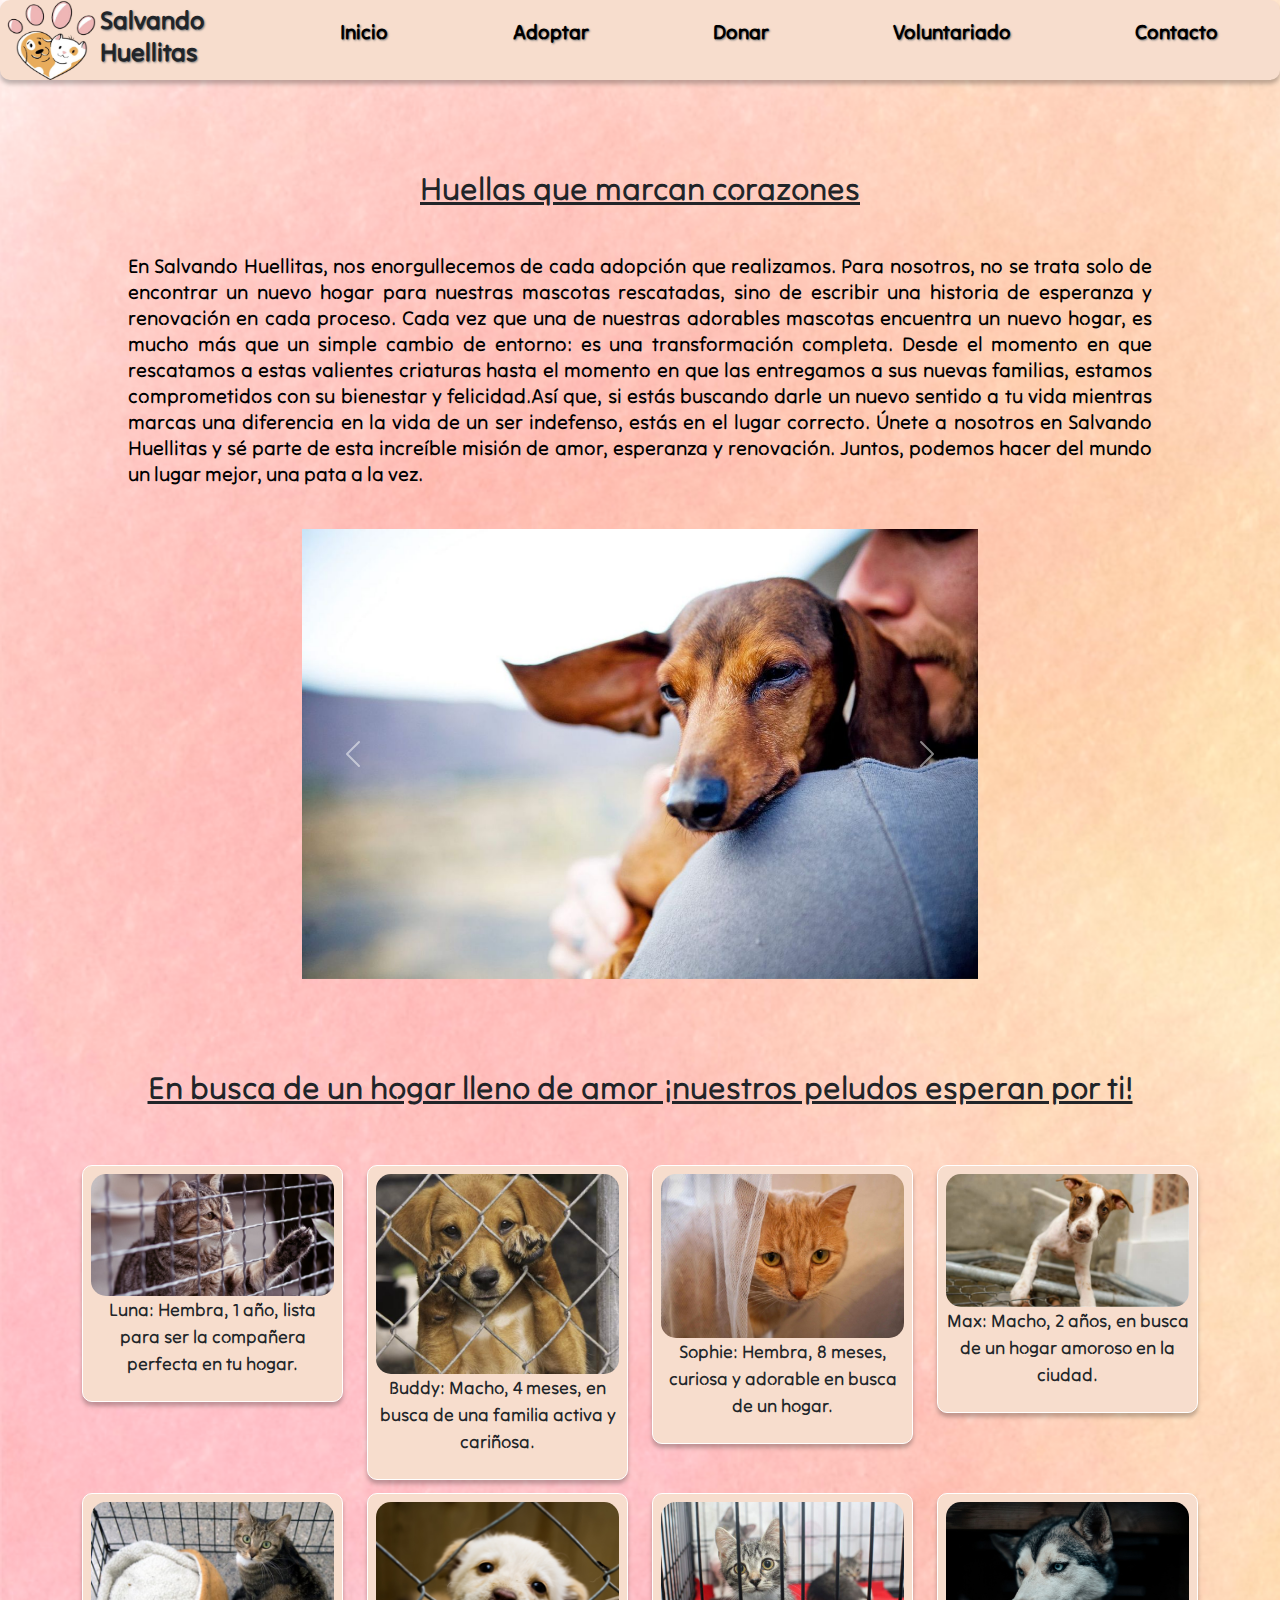
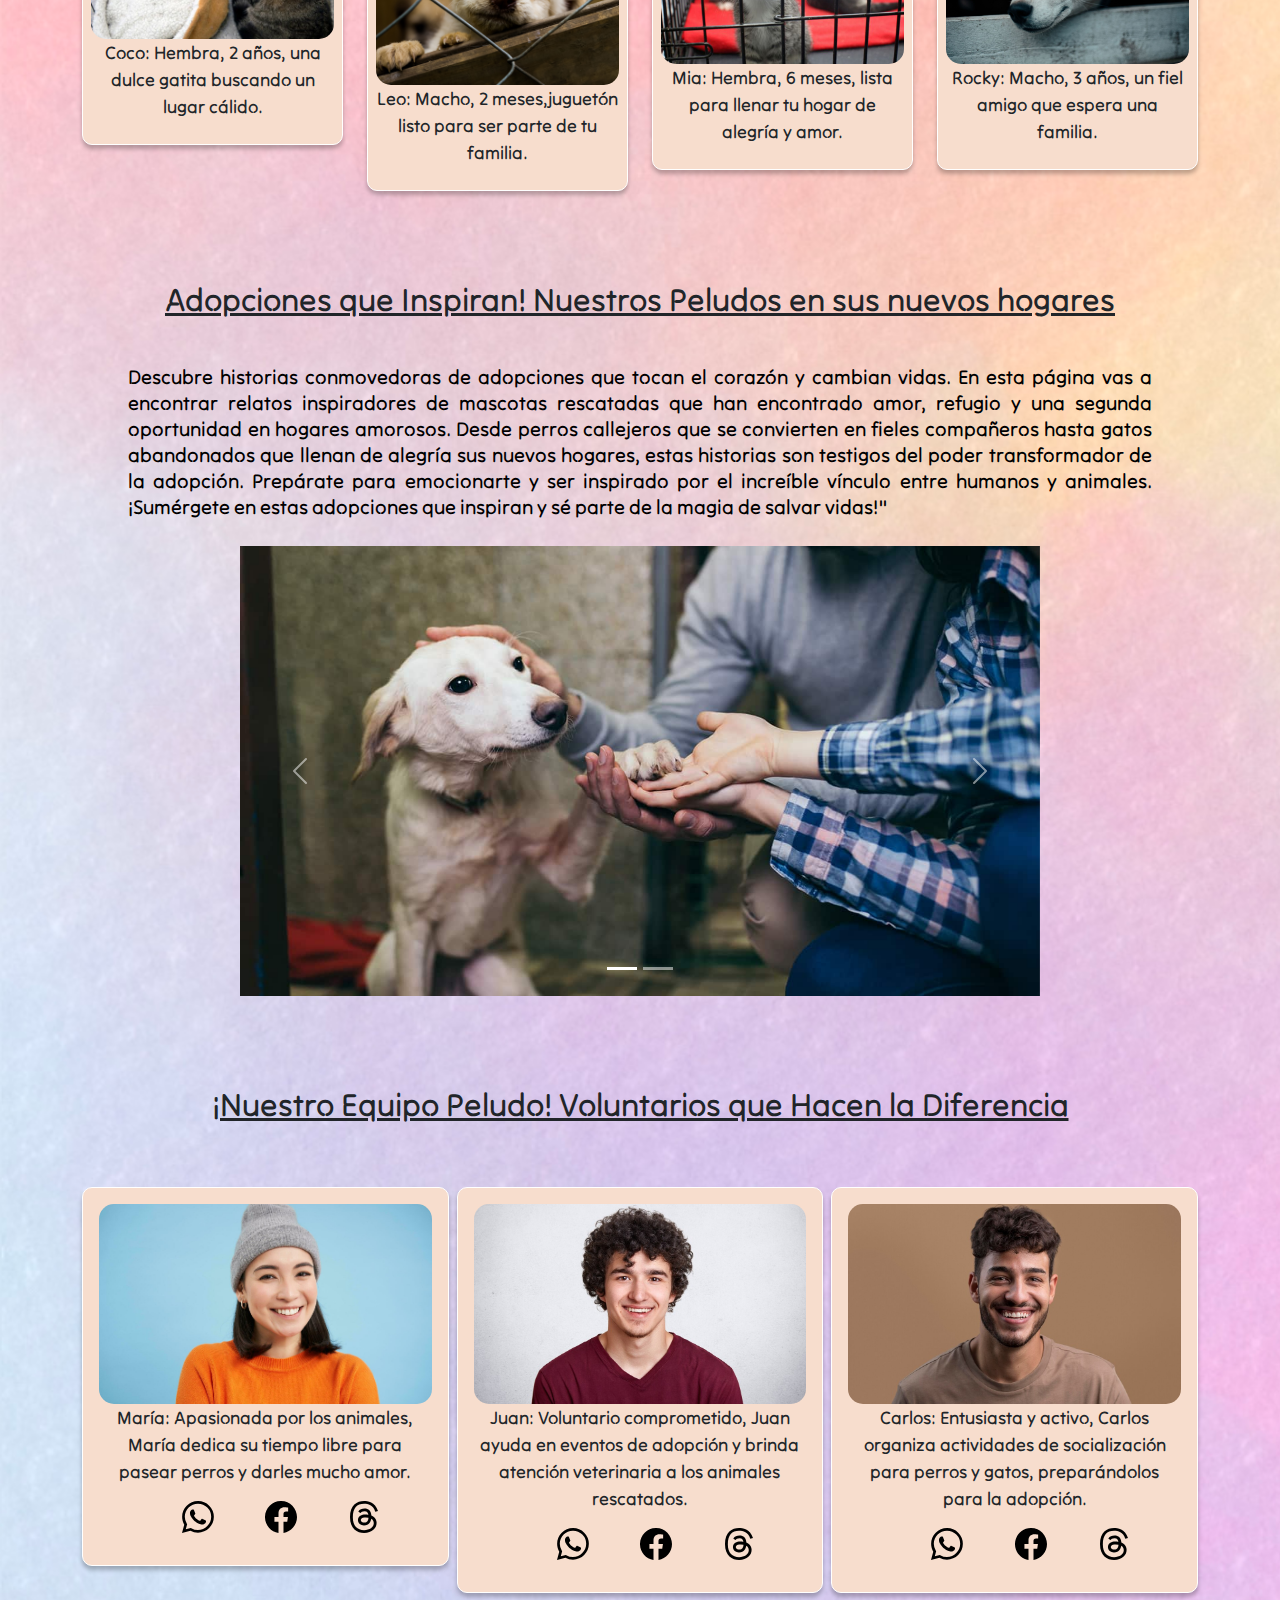
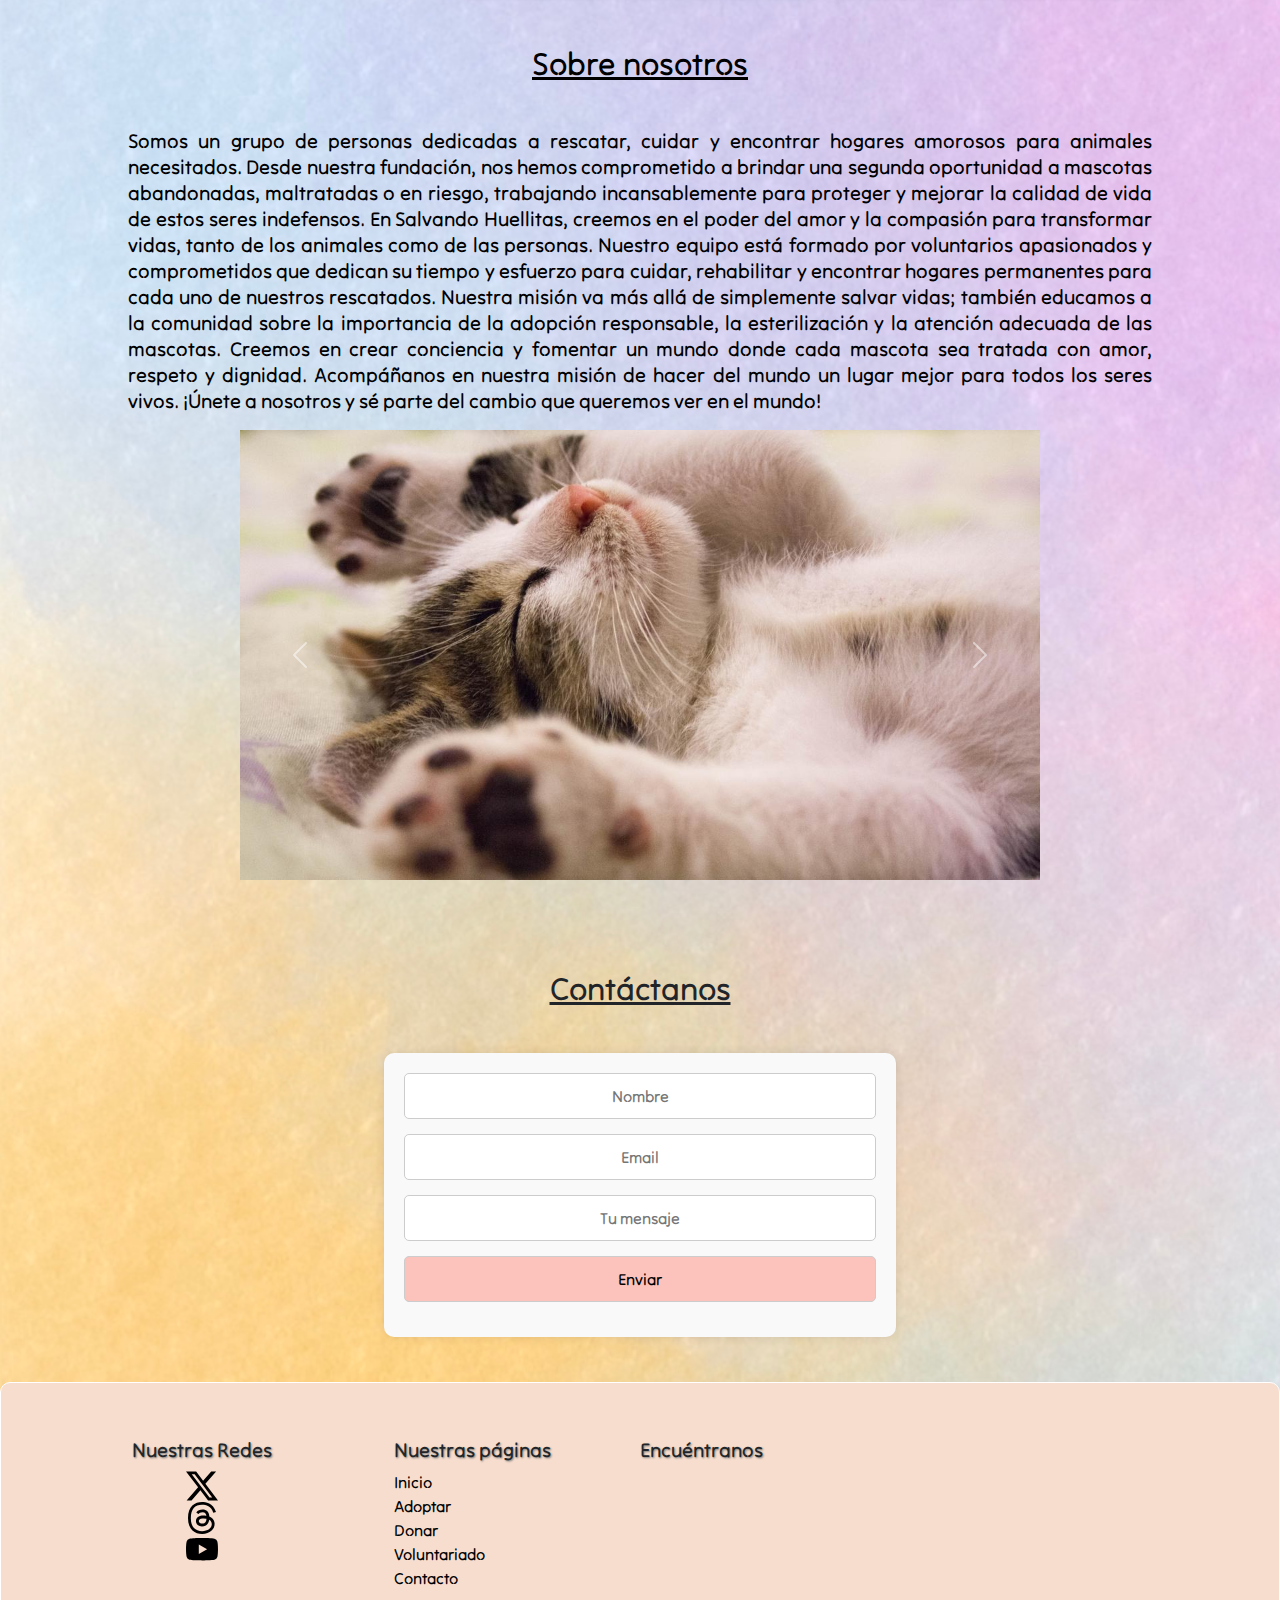
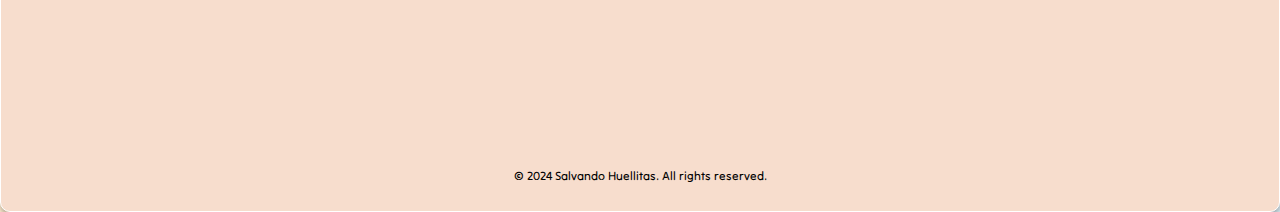
<file: index.html>
<!DOCTYPE html>
<html lang="es">
<!-- INICIO DE HEAD -->

<head>
    <meta charset="UTF-8">
    <meta name="viewport" content="width=device-width, initial-scale=1.0">
    <title>Salvando Huellitas</title>
    <link rel="stylesheet" href="./css/styles.css">
    <link rel="stylesheet" href="./css/fonts.css">
    <link href="https://cdn.jsdelivr.net/npm/bootstrap@5.3.3/dist/css/bootstrap.min.css" rel="stylesheet"
        integrity="sha384-QWTKZyjpPEjISv5WaRU9OFeRpok6YctnYmDr5pNlyT2bRjXh0JMhjY6hW+ALEwIH" crossorigin="anonymous">
    <link rel="icon" type="image/png" href="imagenes/favicon/favicon-32x32.png">
    <link rel="stylesheet" href="https://cdn.jsdelivr.net/npm/bootstrap-icons@1.11.3/font/bootstrap-icons.min.css">
   
</head>
<!-- FIN DE HEAD -->

<!-- INICIO DE BODY  -->

<body>
    <header>
        <nav class="navegador">
            <div id="Marca">
                <a href="index.html">
                    <img id="Logo" src="imagenes/LOGO.png" alt="LOGO">
                </a>
                <h1 id="titulo">Salvando Huellitas</h1>
                <button class="abrir-menu" id="abrir"><i class="bi bi-list"></i></button>
            </div>
            <ul class="lista-nav" id="nav">
                <button class="cerrar-menu" id="cerrar"><i class="bi bi-x-circle"></i></button>
                <li><a href="index.html" title="Enlace al Inicio">Inicio</a></li>
                <li><a href="pages/adoptar.html" title="Enlace a la página de Adoptar">Adoptar</a></li>
                <li><a href="pages/donar.html" title="Enlace a la página de Donar">Donar</a></li>
                <li><a href="pages/voluntariado.html" title="Enlace a la página de Voluntariado">Voluntariado</a></li>
                <li><a href="pages/contacto.html" title="Enlace a la página de Contacto">Contacto</a></li>
            </ul>
        </nav>
    </header>
    <main>
        <section class="sections">
            <h2>Huellas que marcan corazones</h2>
            <div class="texto-presentacion">
                <p>En Salvando Huellitas, nos enorgullecemos de cada adopción que realizamos. Para nosotros, no se trata
                    solo de encontrar un nuevo hogar para nuestras mascotas rescatadas, sino de escribir una historia de
                    esperanza y renovación en cada proceso. Cada vez que una de nuestras adorables mascotas encuentra un
                    nuevo hogar, es mucho más que un simple cambio de entorno: es una transformación completa. Desde el
                    momento en que rescatamos a estas valientes criaturas hasta el momento en que las entregamos a sus
                    nuevas familias, estamos comprometidos con su bienestar y felicidad.Así que, si estás buscando darle
                    un nuevo sentido a tu vida mientras marcas una diferencia en la vida de un ser indefenso, estás en
                    el lugar correcto. Únete a nosotros en Salvando Huellitas y sé parte de esta increíble misión de
                    amor, esperanza y renovación. Juntos, podemos hacer del mundo un lugar mejor, una pata a la vez.
                </p>
            </div>
            <div id="carouselExample" class="carousel slide">
                <div class="carousel-inner">
                    <div class="carousel-item active">
                        <img src="imagenes/perroadoptado1.jpg" class="d-block w-100" alt="Imagen de Perro adoptado">
                    </div>
                    <div class="carousel-item">
                        <img src="imagenes/gatoadoptado1.jpg" class="d-block w-100" alt="Imagen de Gato adoptado">
                    </div>
                </div>
                <button class="carousel-control-prev" type="button" data-bs-target="#carouselExample"
                    data-bs-slide="prev">
                    <span class="carousel-control-prev-icon" aria-hidden="true"></span>
                    <span class="visually-hidden">Previous</span>
                </button>
                <button class="carousel-control-next" type="button" data-bs-target="#carouselExample"
                    data-bs-slide="next">
                    <span class="carousel-control-next-icon" aria-hidden="true"></span>
                    <span class="visually-hidden">Next</span>
                </button>
            </div>
        </section>
    </main>
    <section class="sections">
        <h2>En busca de un hogar lleno de amor ¡nuestros peludos esperan por ti!</h2>
        <div class="container text-center">
            <div class="row g-4">
                <div class="col-lg-3 col-md-6 col-sm-12">
                    <div class="box p-2">
                        <img class="imagenes" src="imagenes/gatosparaadoptar/gatorefugio1.jpg"
                            title="Gato para adoptar 1" alt="Gato para adoptar 1">
                        <p class="texto-descriptivo">Luna: Hembra, 1 año, lista para ser la compañera perfecta en tu
                            hogar.</p>
                    </div>
                </div>
                <div class="col-lg-3 col-md-6 col-sm-12">
                    <div class="box p-2">
                        <img class="imagenes" src="imagenes/perrosparaadoptar/perrorefugio1.jpg"
                            title="Perro para adoptar 1" alt="Perro para adoptar 1">
                        <p class="texto-descriptivo">Buddy: Macho, 4 meses, en busca de una familia activa y cariñosa.
                        </p>
                    </div>
                </div>
                <div class="col-lg-3 col-md-6 col-sm-12">
                    <div class="box p-2">
                        <img class="imagenes" src="imagenes/gatosparaadoptar/gatorefugio2.jpg"
                            title="Gato para adoptar 2" alt="Gato para adoptar 2">
                        <p class="texto-descriptivo">Sophie: Hembra, 8 meses, curiosa y adorable en busca de
                            un hogar.</p>
                    </div>
                </div>
                <div class="col-lg-3 col-md-6 col-sm-12">
                    <div class="box p-2">
                        <img class="imagenes" src="imagenes/perrosparaadoptar/perrorefugio2.jpg"
                            title="Perro para adoptar 2" alt="Perro para adoptar 2">
                        <p class="texto-descriptivo">Max: Macho, 2 años, en busca de un hogar amoroso en la ciudad.</p>
                    </div>
                </div>
            </div>
            <div class="row g-4">
                <div class="col-lg-3 col-md-6 col-sm-12">
                    <div class="box p-2">
                        <img class="imagenes" src="imagenes/gatosparaadoptar/gatorefugio3.jpg"
                            title="Gato para adoptar 3" alt="Gato para adoptar 3">
                        <p class="texto-descriptivo">Coco: Hembra, 2 años, una dulce gatita buscando un lugar cálido.
                        </p>
                    </div>
                </div>
                <div class="col-lg-3 col-md-6 col-sm-12">
                    <div class="box p-2">
                        <img class="imagenes" src="imagenes/perrosparaadoptar/perrorefugio3.jpg"
                            title="Perro para adoptar 3" alt="Perro para adoptar 3">
                        <p class="texto-descriptivo">Leo: Macho, 2 meses,juguetón listo para ser parte de tu familia.
                        </p>
                    </div>
                </div>
                <div class="col-lg-3 col-md-6 col-sm-12">
                    <div class="box p-2">
                        <img class="imagenes" src="imagenes/gatosparaadoptar/gatorefugio4.jpg"
                            title="Gato para adoptar 4" alt="Gato para adoptar 4">
                        <p class="texto-descriptivo">Mia: Hembra, 6 meses, lista para llenar tu hogar de alegría y amor.
                        </p>
                    </div>
                </div>
                <div class="col-lg-3 col-md-6 col-sm-12">
                    <div class="box p-2">
                        <img class="imagenes" src="imagenes/perrosparaadoptar/perrorefugio4.jpg"
                            title="Perro para adoptar 4" alt="Perro para adoptar 4">
                        <p class="texto-descriptivo">Rocky: Macho, 3 años, un fiel amigo que espera una familia.</p>
                    </div>
                </div>
            </div>
        </div>
    </section>
    <section class="adopciones-que-inspiran sections">
        <h2>Adopciones que Inspiran! Nuestros Peludos en sus nuevos hogares</h2>
        <p class="texto-adopciones-que-inspiran">Descubre historias conmovedoras de adopciones que tocan el corazón
            y cambian vidas. En esta página vas a encontrar relatos inspiradores de mascotas rescatadas que han
            encontrado amor, refugio y una segunda oportunidad en hogares amorosos. Desde perros callejeros que se
            convierten
            en fieles compañeros hasta gatos abandonados que llenan de alegría sus nuevos hogares, estas historias son
            testigos del poder transformador de la adopción. Prepárate para emocionarte y ser inspirado por el
            increíble vínculo entre humanos y animales. ¡Sumérgete en estas adopciones que inspiran y sé parte de la
            magia de
            salvar vidas!"</p>
        <div id="carouselExampleIndicators" class="carousel slide">
            <div class="carousel-indicators">
                <button type="button" data-bs-target="#carouselExampleIndicators" data-bs-slide-to="0" class="active"
                    aria-current="true" aria-label="Slide 1"></button>
                <button type="button" data-bs-target="#carouselExampleIndicators" data-bs-slide-to="1"
                    aria-label="Slide 2"></button>
            </div>
            <div class="carousel-inner">
                <div class="carousel-item active">
                    <img src="imagenes/perroadoptado2.jpg" class="d-block w-100" alt="Perro adoptado 2">
                </div>
                <div class="carousel-item">
                    <img src="imagenes/perroadoptado3.jpg" class="d-block w-100" alt="Perro adoptado 3">
                </div>
            </div>
            <button class="carousel-control-prev" type="button" data-bs-target="#carouselExampleIndicators"
                data-bs-slide="prev">
                <span class="carousel-control-prev-icon" aria-hidden="true"></span>
                <span class="visually-hidden">Previous</span>
            </button>
            <button class="carousel-control-next" type="button" data-bs-target="#carouselExampleIndicators"
                data-bs-slide="next">
                <span class="carousel-control-next-icon" aria-hidden="true"></span>
                <span class="visually-hidden">Next</span>
            </button>
        </div>
    </section>
    <section class="sections">
        <h2>¡Nuestro Equipo Peludo! Voluntarios que Hacen la Diferencia</h2>
        <div class="container text-center">
            <div class="row g-2">
                <div class="col-lg-4 col-md-12">
                    <div class="box p-3">
                        <img class="imagenes" src="imagenes/fotosvoluntarios/voluntario1.jpg"
                            title="Foto de voluntario 1" alt="Foto de voluntario 1">
                        <p class="texto-descriptivo">María: Apasionada por los animales, María dedica su tiempo libre
                            para pasear
                            perros y darles mucho amor.</p>
                        <div class="box-redes-sociales">
                            <ul class="lista-redes-sociales">
                                <li><a href="https://web.whatsapp.com/" title="Enlace de whatsapp del Voluntario 1">
                                        <svg xmlns="http://www.w3.org/2000/svg" width="32" height="32"
                                            fill="currentColor" class="bi bi-whatsapp" viewBox="0 0 16 16">
                                            <path
                                                d="M13.601 2.326A7.85 7.85 0 0 0 7.994 0C3.627 0 .068 3.558.064 7.926c0 1.399.366 2.76 1.057 3.965L0 16l4.204-1.102a7.9 7.9 0 0 0 3.79.965h.004c4.368 0 7.926-3.558 7.93-7.93A7.9 7.9 0 0 0 13.6 2.326zM7.994 14.521a6.6 6.6 0 0 1-3.356-.92l-.24-.144-2.494.654.666-2.433-.156-.251a6.56 6.56 0 0 1-1.007-3.505c0-3.626 2.957-6.584 6.591-6.584a6.56 6.56 0 0 1 4.66 1.931 6.56 6.56 0 0 1 1.928 4.66c-.004 3.639-2.961 6.592-6.592 6.592m3.615-4.934c-.197-.099-1.17-.578-1.353-.646-.182-.065-.315-.099-.445.099-.133.197-.513.646-.627.775-.114.133-.232.148-.43.05-.197-.1-.836-.308-1.592-.985-.59-.525-.985-1.175-1.103-1.372-.114-.198-.011-.304.088-.403.087-.088.197-.232.296-.346.1-.114.133-.198.198-.33.065-.134.034-.248-.015-.347-.05-.099-.445-1.076-.612-1.47-.16-.389-.323-.335-.445-.34-.114-.007-.247-.007-.38-.007a.73.73 0 0 0-.529.247c-.182.198-.691.677-.691 1.654s.71 1.916.81 2.049c.098.133 1.394 2.132 3.383 2.992.47.205.84.326 1.129.418.475.152.904.129 1.246.08.38-.058 1.171-.48 1.338-.943.164-.464.164-.86.114-.943-.049-.084-.182-.133-.38-.232" />
                                        </svg>
                                    </a></li>
                                <li><a href="https://www.facebook.com/" title="Enlace de facebook del Voluntario 1">
                                        <svg xmlns="http://www.w3.org/2000/svg" width="32" height="32"
                                            fill="currentColor" class="bi bi-facebook" viewBox="0 0 16 16">
                                            <path
                                                d="M16 8.049c0-4.446-3.582-8.05-8-8.05C3.58 0-.002 3.603-.002 8.05c0 4.017 2.926 7.347 6.75 7.951v-5.625h-2.03V8.05H6.75V6.275c0-2.017 1.195-3.131 3.022-3.131.876 0 1.791.157 1.791.157v1.98h-1.009c-.993 0-1.303.621-1.303 1.258v1.51h2.218l-.354 2.326H9.25V16c3.824-.604 6.75-3.934 6.75-7.951" />
                                        </svg>
                                    </a></li>
                                <li><a href="https://www.instagram.com/" title="Enlace de Instagram del Voluntario 1">
                                        <svg xmlns="http://www.w3.org/2000/svg" width="32" height="32"
                                            fill="currentColor" class="bi bi-threads" viewBox="0 0 16 16">
                                            <path
                                                d="M6.321 6.016c-.27-.18-1.166-.802-1.166-.802.756-1.081 1.753-1.502 3.132-1.502.975 0 1.803.327 2.394.948s.928 1.509 1.005 2.644q.492.207.905.484c1.109.745 1.719 1.86 1.719 3.137 0 2.716-2.226 5.075-6.256 5.075C4.594 16 1 13.987 1 7.994 1 2.034 4.482 0 8.044 0 9.69 0 13.55.243 15 5.036l-1.36.353C12.516 1.974 10.163 1.43 8.006 1.43c-3.565 0-5.582 2.171-5.582 6.79 0 4.143 2.254 6.343 5.63 6.343 2.777 0 4.847-1.443 4.847-3.556 0-1.438-1.208-2.127-1.27-2.127-.236 1.234-.868 3.31-3.644 3.31-1.618 0-3.013-1.118-3.013-2.582 0-2.09 1.984-2.847 3.55-2.847.586 0 1.294.04 1.663.114 0-.637-.54-1.728-1.9-1.728-1.25 0-1.566.405-1.967.868ZM8.716 8.19c-2.04 0-2.304.87-2.304 1.416 0 .878 1.043 1.168 1.6 1.168 1.02 0 2.067-.282 2.232-2.423a6.2 6.2 0 0 0-1.528-.161" />
                                        </svg>
                                    </a></li>
                            </ul>
                        </div>
                    </div>
                </div>
                <div class="col-lg-4 col-md-12">
                    <div class="box p-3">
                        <img class="imagenes" src="imagenes/fotosvoluntarios/voluntario2.jpg"
                            title="Foto de voluntario 2" alt="Foto de voluntario 2">
                        <p class="texto-descriptivo">Juan: Voluntario comprometido, Juan ayuda en eventos de adopción y
                            brinda
                            atención veterinaria a los animales rescatados.</p>
                        <div class="box-redes-sociales">
                            <ul class="lista-redes-sociales">
                                <li><a href="https://web.whatsapp.com/" title="Enlace de whatsapp del Voluntario 2">
                                        <svg xmlns="http://www.w3.org/2000/svg" width="32" height="32"
                                            fill="currentColor" class="bi bi-whatsapp" viewBox="0 0 16 16">
                                            <path
                                                d="M13.601 2.326A7.85 7.85 0 0 0 7.994 0C3.627 0 .068 3.558.064 7.926c0 1.399.366 2.76 1.057 3.965L0 16l4.204-1.102a7.9 7.9 0 0 0 3.79.965h.004c4.368 0 7.926-3.558 7.93-7.93A7.9 7.9 0 0 0 13.6 2.326zM7.994 14.521a6.6 6.6 0 0 1-3.356-.92l-.24-.144-2.494.654.666-2.433-.156-.251a6.56 6.56 0 0 1-1.007-3.505c0-3.626 2.957-6.584 6.591-6.584a6.56 6.56 0 0 1 4.66 1.931 6.56 6.56 0 0 1 1.928 4.66c-.004 3.639-2.961 6.592-6.592 6.592m3.615-4.934c-.197-.099-1.17-.578-1.353-.646-.182-.065-.315-.099-.445.099-.133.197-.513.646-.627.775-.114.133-.232.148-.43.05-.197-.1-.836-.308-1.592-.985-.59-.525-.985-1.175-1.103-1.372-.114-.198-.011-.304.088-.403.087-.088.197-.232.296-.346.1-.114.133-.198.198-.33.065-.134.034-.248-.015-.347-.05-.099-.445-1.076-.612-1.47-.16-.389-.323-.335-.445-.34-.114-.007-.247-.007-.38-.007a.73.73 0 0 0-.529.247c-.182.198-.691.677-.691 1.654s.71 1.916.81 2.049c.098.133 1.394 2.132 3.383 2.992.47.205.84.326 1.129.418.475.152.904.129 1.246.08.38-.058 1.171-.48 1.338-.943.164-.464.164-.86.114-.943-.049-.084-.182-.133-.38-.232" />
                                        </svg>
                                    </a></li>
                                <li><a href="https://www.facebook.com/" title="Enlace de facebook del Voluntario 2">
                                        <svg xmlns="http://www.w3.org/2000/svg" width="32" height="32"
                                            fill="currentColor" class="bi bi-facebook" viewBox="0 0 16 16">
                                            <path
                                                d="M16 8.049c0-4.446-3.582-8.05-8-8.05C3.58 0-.002 3.603-.002 8.05c0 4.017 2.926 7.347 6.75 7.951v-5.625h-2.03V8.05H6.75V6.275c0-2.017 1.195-3.131 3.022-3.131.876 0 1.791.157 1.791.157v1.98h-1.009c-.993 0-1.303.621-1.303 1.258v1.51h2.218l-.354 2.326H9.25V16c3.824-.604 6.75-3.934 6.75-7.951" />
                                        </svg>
                                    </a></li>
                                <li><a href="https://www.instagram.com/" title="Enlace de Instagram del Voluntario 2">
                                        <svg xmlns="http://www.w3.org/2000/svg" width="32" height="32"
                                            fill="currentColor" class="bi bi-threads" viewBox="0 0 16 16">
                                            <path
                                                d="M6.321 6.016c-.27-.18-1.166-.802-1.166-.802.756-1.081 1.753-1.502 3.132-1.502.975 0 1.803.327 2.394.948s.928 1.509 1.005 2.644q.492.207.905.484c1.109.745 1.719 1.86 1.719 3.137 0 2.716-2.226 5.075-6.256 5.075C4.594 16 1 13.987 1 7.994 1 2.034 4.482 0 8.044 0 9.69 0 13.55.243 15 5.036l-1.36.353C12.516 1.974 10.163 1.43 8.006 1.43c-3.565 0-5.582 2.171-5.582 6.79 0 4.143 2.254 6.343 5.63 6.343 2.777 0 4.847-1.443 4.847-3.556 0-1.438-1.208-2.127-1.27-2.127-.236 1.234-.868 3.31-3.644 3.31-1.618 0-3.013-1.118-3.013-2.582 0-2.09 1.984-2.847 3.55-2.847.586 0 1.294.04 1.663.114 0-.637-.54-1.728-1.9-1.728-1.25 0-1.566.405-1.967.868ZM8.716 8.19c-2.04 0-2.304.87-2.304 1.416 0 .878 1.043 1.168 1.6 1.168 1.02 0 2.067-.282 2.232-2.423a6.2 6.2 0 0 0-1.528-.161" />
                                        </svg>
                                    </a></li>
                            </ul>
                        </div>
                    </div>
                </div>
                <div class="col-lg-4 col-md-12">
                    <div class="box p-3">
                        <img class="imagenes" src="imagenes/fotosvoluntarios/voluntario3.jpg"
                            title="Foto de voluntario 3" alt="Foto de voluntario 3">
                        <p class="texto-descriptivo">Carlos: Entusiasta y activo, Carlos organiza actividades de
                            socialización para
                            perros y gatos, preparándolos para la adopción.</p>
                        <div class="box-redes-sociales">
                            <ul class="lista-redes-sociales">
                                <li><a href="https://web.whatsapp.com/" title="Enlace de whatsapp del Voluntario 3">
                                        <svg xmlns="http://www.w3.org/2000/svg" width="32" height="32"
                                            fill="currentColor" class="bi bi-whatsapp" viewBox="0 0 16 16">
                                            <path
                                                d="M13.601 2.326A7.85 7.85 0 0 0 7.994 0C3.627 0 .068 3.558.064 7.926c0 1.399.366 2.76 1.057 3.965L0 16l4.204-1.102a7.9 7.9 0 0 0 3.79.965h.004c4.368 0 7.926-3.558 7.93-7.93A7.9 7.9 0 0 0 13.6 2.326zM7.994 14.521a6.6 6.6 0 0 1-3.356-.92l-.24-.144-2.494.654.666-2.433-.156-.251a6.56 6.56 0 0 1-1.007-3.505c0-3.626 2.957-6.584 6.591-6.584a6.56 6.56 0 0 1 4.66 1.931 6.56 6.56 0 0 1 1.928 4.66c-.004 3.639-2.961 6.592-6.592 6.592m3.615-4.934c-.197-.099-1.17-.578-1.353-.646-.182-.065-.315-.099-.445.099-.133.197-.513.646-.627.775-.114.133-.232.148-.43.05-.197-.1-.836-.308-1.592-.985-.59-.525-.985-1.175-1.103-1.372-.114-.198-.011-.304.088-.403.087-.088.197-.232.296-.346.1-.114.133-.198.198-.33.065-.134.034-.248-.015-.347-.05-.099-.445-1.076-.612-1.47-.16-.389-.323-.335-.445-.34-.114-.007-.247-.007-.38-.007a.73.73 0 0 0-.529.247c-.182.198-.691.677-.691 1.654s.71 1.916.81 2.049c.098.133 1.394 2.132 3.383 2.992.47.205.84.326 1.129.418.475.152.904.129 1.246.08.38-.058 1.171-.48 1.338-.943.164-.464.164-.86.114-.943-.049-.084-.182-.133-.38-.232" />
                                        </svg>
                                    </a></li>
                                <li><a href="https://www.facebook.com/" title="Enlace de facebook del Voluntario 3">
                                        <svg xmlns="http://www.w3.org/2000/svg" width="32" height="32"
                                            fill="currentColor" class="bi bi-facebook" viewBox="0 0 16 16">
                                            <path
                                                d="M16 8.049c0-4.446-3.582-8.05-8-8.05C3.58 0-.002 3.603-.002 8.05c0 4.017 2.926 7.347 6.75 7.951v-5.625h-2.03V8.05H6.75V6.275c0-2.017 1.195-3.131 3.022-3.131.876 0 1.791.157 1.791.157v1.98h-1.009c-.993 0-1.303.621-1.303 1.258v1.51h2.218l-.354 2.326H9.25V16c3.824-.604 6.75-3.934 6.75-7.951" />
                                        </svg>
                                    </a></li>
                                <li><a href="https://www.instagram.com/" title="Enlace de Instagram del Voluntario 3">
                                        <svg xmlns="http://www.w3.org/2000/svg" width="32" height="32"
                                            fill="currentColor" class="bi bi-threads" viewBox="0 0 16 16">
                                            <path
                                                d="M6.321 6.016c-.27-.18-1.166-.802-1.166-.802.756-1.081 1.753-1.502 3.132-1.502.975 0 1.803.327 2.394.948s.928 1.509 1.005 2.644q.492.207.905.484c1.109.745 1.719 1.86 1.719 3.137 0 2.716-2.226 5.075-6.256 5.075C4.594 16 1 13.987 1 7.994 1 2.034 4.482 0 8.044 0 9.69 0 13.55.243 15 5.036l-1.36.353C12.516 1.974 10.163 1.43 8.006 1.43c-3.565 0-5.582 2.171-5.582 6.79 0 4.143 2.254 6.343 5.63 6.343 2.777 0 4.847-1.443 4.847-3.556 0-1.438-1.208-2.127-1.27-2.127-.236 1.234-.868 3.31-3.644 3.31-1.618 0-3.013-1.118-3.013-2.582 0-2.09 1.984-2.847 3.55-2.847.586 0 1.294.04 1.663.114 0-.637-.54-1.728-1.9-1.728-1.25 0-1.566.405-1.967.868ZM8.716 8.19c-2.04 0-2.304.87-2.304 1.416 0 .878 1.043 1.168 1.6 1.168 1.02 0 2.067-.282 2.232-2.423a6.2 6.2 0 0 0-1.528-.161" />
                                        </svg>
                                    </a></li>
                            </ul>
                        </div>
                    </div>
                </div>
            </div>
        </div>
    </section>
    <section class="texto-sobre-nosotros sections">
        <h2>Sobre nosotros</h2>
        <p>Somos un grupo de personas dedicadas a rescatar, cuidar y encontrar hogares amorosos para animales
            necesitados. Desde nuestra fundación, nos hemos comprometido a brindar una segunda oportunidad a
            mascotas
            abandonadas, maltratadas o en riesgo, trabajando incansablemente para proteger y mejorar la calidad de
            vida
            de estos seres indefensos.
            En Salvando Huellitas, creemos en el poder del amor y la compasión para transformar vidas, tanto de los
            animales como de las personas. Nuestro equipo está formado por voluntarios apasionados y comprometidos
            que
            dedican su tiempo y esfuerzo para cuidar, rehabilitar y encontrar hogares permanentes para cada uno de
            nuestros rescatados.
            Nuestra misión va más allá de simplemente salvar vidas; también educamos a la comunidad sobre la
            importancia
            de la adopción responsable, la esterilización y la atención adecuada de las mascotas. Creemos en crear
            conciencia y fomentar un mundo donde cada mascota sea tratada con amor, respeto y dignidad.
            Acompáñanos en nuestra misión de hacer del mundo un lugar mejor para todos los seres vivos. ¡Únete a
            nosotros y sé parte del cambio que queremos ver en el mundo!</p>
        <div id="carouselExampleFade" class="carousel slide carousel-fade">
            <div class="carousel-inner">
                <div class="carousel-item active">
                    <img src="imagenes/gato/gato1.jpg" class="d-block w-100" title="Foto de un gato"
                        alt="Foto de gato 1">
                </div>
                <div class="carousel-item">
                    <img src="imagenes/gato/gato2.jpg" class="d-block w-100" title="Foto de un gato"
                        alt="Foto de gato 2">
                </div>
                <div class="carousel-item">
                    <img src="imagenes/perro/perro1.jpg" class="d-block w-100" title="Foto de un perro"
                        alt="Foto de perro 1">
                </div>
                <div class="carousel-item">
                    <img src="imagenes/perro/perro2.jpeg" class="d-block w-100" title="Foto de perro"
                        alt="Foto de perro 2">
                </div>
            </div>
            <button class="carousel-control-prev" type="button" data-bs-target="#carouselExampleFade"
                data-bs-slide="prev">
                <span class="carousel-control-prev-icon" aria-hidden="true"></span>
                <span class="visually-hidden">Previous</span>
            </button>
            <button class="carousel-control-next" type="button" data-bs-target="#carouselExampleFade"
                data-bs-slide="next">
                <span class="carousel-control-next-icon" aria-hidden="true"></span>
                <span class="visually-hidden">Next</span>
            </button>
        </div>
    </section>
    <section class="sections">
        <h2>Contáctanos</h2>
        <form class="contactanos-inicio">
            <input type="text" name="Nombre" placeholder="Nombre">
            <input type="email" name="email" placeholder="Email">
            <input type="text" name="Mensaje" placeholder="Tu mensaje">
            <input type="submit" value="Enviar">
        </form>
    </section>
    <!-- INICIO DE FOOTER -->
    <footer class="footers">
        <div class="contenedor-listas-footer">
            <ul class="lista-footer">
                <div class="iconos">
                    <h5>Nuestras Redes</h5>
                    <li><a href="https://twitter.com/" title="Enlace de Twitter de Salvando Huellitas">
                            <svg xmlns="http://www.w3.org/2000/svg" width="32" height="32" fill="currentColor"
                                class="bi bi-twitter-x" viewBox="0 0 16 16">
                                <path
                                    d="M12.6.75h2.454l-5.36 6.142L16 15.25h-4.937l-3.867-5.07-4.425 5.07H.316l5.733-6.57L0 .75h5.063l3.495 4.633L12.601.75Zm-.86 13.028h1.36L4.323 2.145H2.865z" />
                            </svg>
                        </a></li>
                    <li><a href="https://www.instagram.com/" title="Enlace de Instagram de Salvando Huellitas">
                            <svg xmlns="http://www.w3.org/2000/svg" width="32" height="32" fill="currentColor"
                                class="bi bi-threads" viewBox="0 0 16 16">
                                <path
                                    d="M6.321 6.016c-.27-.18-1.166-.802-1.166-.802.756-1.081 1.753-1.502 3.132-1.502.975 0 1.803.327 2.394.948s.928 1.509 1.005 2.644q.492.207.905.484c1.109.745 1.719 1.86 1.719 3.137 0 2.716-2.226 5.075-6.256 5.075C4.594 16 1 13.987 1 7.994 1 2.034 4.482 0 8.044 0 9.69 0 13.55.243 15 5.036l-1.36.353C12.516 1.974 10.163 1.43 8.006 1.43c-3.565 0-5.582 2.171-5.582 6.79 0 4.143 2.254 6.343 5.63 6.343 2.777 0 4.847-1.443 4.847-3.556 0-1.438-1.208-2.127-1.27-2.127-.236 1.234-.868 3.31-3.644 3.31-1.618 0-3.013-1.118-3.013-2.582 0-2.09 1.984-2.847 3.55-2.847.586 0 1.294.04 1.663.114 0-.637-.54-1.728-1.9-1.728-1.25 0-1.566.405-1.967.868ZM8.716 8.19c-2.04 0-2.304.87-2.304 1.416 0 .878 1.043 1.168 1.6 1.168 1.02 0 2.067-.282 2.232-2.423a6.2 6.2 0 0 0-1.528-.161" />
                            </svg>
                        </a></li>
                    <li><a href="https://www.youtube.com/" title="Enlace de youtube de Salvando Huellitas">
                            <svg xmlns="http://www.w3.org/2000/svg" width="32" height="32" fill="currentColor"
                                class="bi bi-youtube" viewBox="0 0 16 16">
                                <path
                                    d="M8.051 1.999h.089c.822.003 4.987.033 6.11.335a2.01 2.01 0 0 1 1.415 1.42c.101.38.172.883.22 1.402l.01.104.022.26.008.104c.065.914.073 1.77.074 1.957v.075c-.001.194-.01 1.108-.082 2.06l-.008.105-.009.104c-.05.572-.124 1.14-.235 1.558a2.01 2.01 0 0 1-1.415 1.42c-1.16.312-5.569.334-6.18.335h-.142c-.309 0-1.587-.006-2.927-.052l-.17-.006-.087-.004-.171-.007-.171-.007c-1.11-.049-2.167-.128-2.654-.26a2.01 2.01 0 0 1-1.415-1.419c-.111-.417-.185-.986-.235-1.558L.09 9.82l-.008-.104A31 31 0 0 1 0 7.68v-.123c.002-.215.01-.958.064-1.778l.007-.103.003-.052.008-.104.022-.26.01-.104c.048-.519.119-1.023.22-1.402a2.01 2.01 0 0 1 1.415-1.42c.487-.13 1.544-.21 2.654-.26l.17-.007.172-.006.086-.003.171-.007A100 100 0 0 1 7.858 2zM6.4 5.209v4.818l4.157-2.408z" />
                            </svg>
                        </a></li>
                </div>
            </ul>
            <ul class="lista-footer">
                <h5>Nuestras páginas</h5>
                <li><a href="index.html" title="Enlace al Inicio">Inicio</a></li>
                <li><a href="pages/adoptar.html" title="Enlace a la página de Adoptar">Adoptar</a></li>
                <li><a href="pages/donar.html" title="Enlace a la página de Donar">Donar</a></li>
                <li><a href="pages/voluntariado.html" title="Enlace a la página de Voluntariado">Voluntariado</a></li>
                <li><a href="pages/contacto.html" title="Enlace a la página de Contacto">Contacto</a></li>
            </ul>
            <div class="lista-footer">
                <h5>Encuéntranos</h5>
                <iframe id="mapa" src="https://www.google.com/maps/embed?pb=!1m18!1m12!1m3!1d3279.6871197284568!2d-58.390332024519!3d-34.713070763281095!2m3!1f0!2f0!3f0!3m2!1i1024!2i768!4f13.1!3m3!1m2!1s0x95bccdae8267c069%3A0xe2cd32557dd063de!2sApariciones%20de%20Mar%C3%ADa!5e0!3m2!1ses-419!2sar!4v1716678766872!5m2!1ses-419!2sar" width="600" height="450" style="border:0;" allowfullscreen="" loading="lazy" referrerpolicy="no-referrer-when-downgrade"></iframe>
            </div>
        </div>
        <span class="p-footer">
            <p> © 2024 Salvando Huellitas. All rights reserved.</p>
        </span>

    </footer>
    <!-- FIN DE FOOTER  -->
    <script src="https://cdn.jsdelivr.net/npm/bootstrap@5.3.3/dist/js/bootstrap.bundle.min.js"
        integrity="sha384-YvpcrYf0tY3lHB60NNkmXc5s9fDVZLESaAA55NDzOxhy9GkcIdslK1eN7N6jIeHz"
        crossorigin="anonymous"></script>
    <script src="js/main.js"></script>
</body>
<!-- FIN DE BODY -->

</html>
</file>
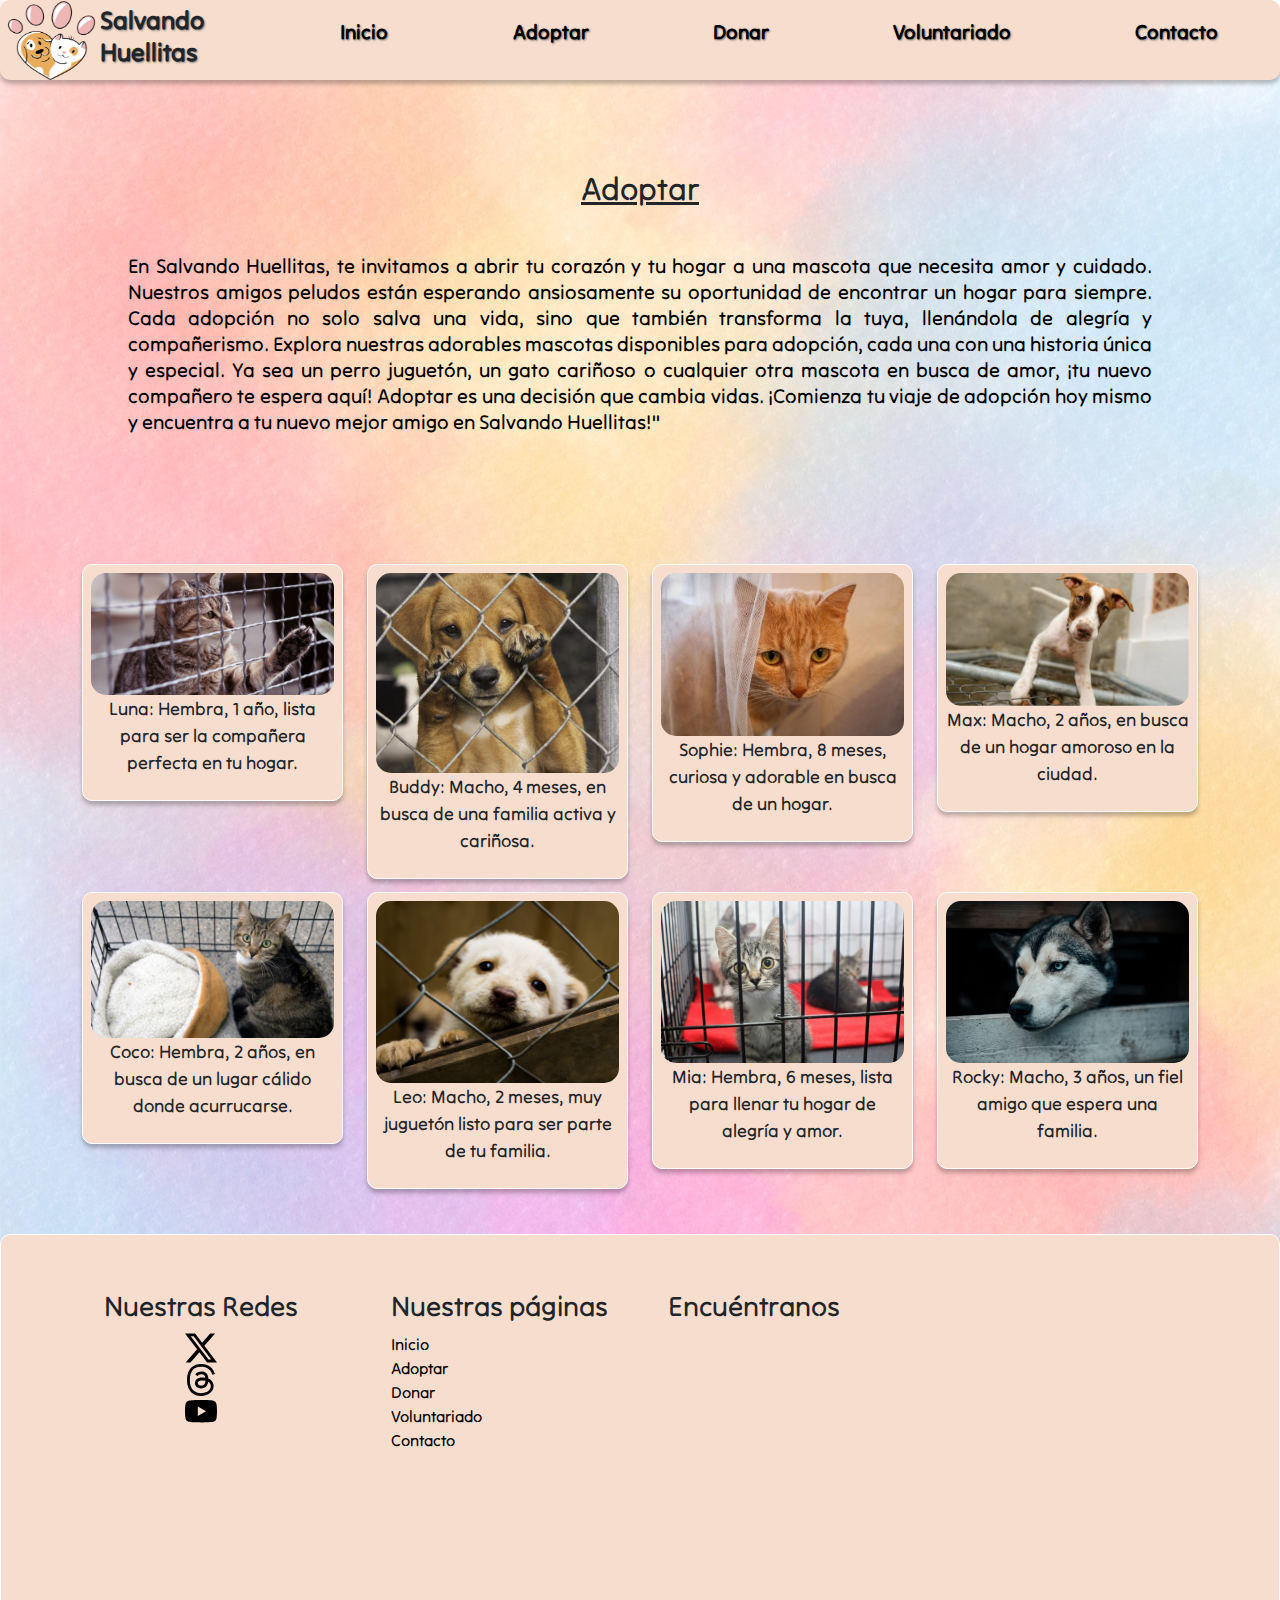
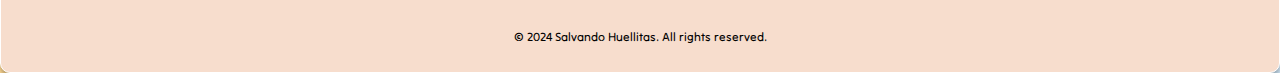
<file: pages/adoptar.html>
<!DOCTYPE html>
<html lang="en">
<!-- INICIO DE HEAD -->

<head>
    <meta charset="UTF-8">
    <meta name="viewport" content="width=device-width, initial-scale=1.0">
    <title>Salvando Huellitas</title>
    <link rel="stylesheet" href="../css/styles.css">
    <link rel="stylesheet" href="../css/fonts.css">
    <link href="https://cdn.jsdelivr.net/npm/bootstrap@5.3.3/dist/css/bootstrap.min.css" rel="stylesheet"
        integrity="sha384-QWTKZyjpPEjISv5WaRU9OFeRpok6YctnYmDr5pNlyT2bRjXh0JMhjY6hW+ALEwIH" crossorigin="anonymous">
    <link rel="icon" type="image/png" href="../imagenes/favicon/favicon-32x32.png">
    <link rel="stylesheet" href="https://cdn.jsdelivr.net/npm/bootstrap-icons@1.11.3/font/bootstrap-icons.min.css">

</head>
<!-- FIN DE HEAD -->
<!-- INICIO DE BODY  -->

<body>
    <header>
        <nav class="navegador">
            <div id="Marca">
                <a href="../index.html">
                    <img id="Logo" src="../imagenes/LOGO.png" alt="LOGO">
                </a>
                <h1 id="titulo">Salvando Huellitas</h1>
                <button class="abrir-menu" id="abrir"><i class="bi bi-list"></i></button>
            </div>
            <ul class="lista-nav" id="nav">
                <button class="cerrar-menu" id="cerrar"><i class="bi bi-x-circle"></i></button>
                <li><a href="../index.html" title="Enlace al Inicio">Inicio</a></li>
                <li><a href="./adoptar.html" title="Enlace a la página de Adoptar">Adoptar</a></li>
                <li><a href="./donar.html" title="Enlace a la página de Donar">Donar</a></li>
                <li><a href="./voluntariado.html" title="Enlace a la página de Voluntariado">Voluntariado</a></li>
                <li><a href="./contacto.html" title="Enlace a la página de Contacto">Contacto</a></li>
            </ul>
        </nav>
    </header>
    <main>
        <section class="sections">
            <h2>Adoptar</h2>
            <p class="texto-adoptar">
                En Salvando Huellitas, te invitamos a abrir tu corazón y tu hogar a una mascota que necesita amor y
                cuidado. Nuestros amigos peludos están esperando ansiosamente su oportunidad de encontrar un hogar para
                siempre. Cada adopción no solo salva una vida, sino que también transforma la tuya, llenándola de
                alegría y compañerismo. Explora nuestras adorables mascotas disponibles para adopción, cada una con una
                historia única y especial. Ya sea un perro juguetón, un gato cariñoso o cualquier otra mascota en busca
                de amor, ¡tu nuevo compañero te espera aquí! Adoptar es una decisión que cambia vidas. ¡Comienza tu
                viaje de adopción hoy mismo y encuentra a tu nuevo mejor amigo en Salvando Huellitas!"
            </p>
        </section>
    </main>
    <section class="sections">
        <div class="container text-center">
            <div class="row g-4">
                <div class="col-lg-3 col-md-6 col-sm-12">
                    <div class="box p-2">
                        <img class="imagenes" src="../imagenes/gatosparaadoptar/gatorefugio1.jpg"
                            title="Gato para adoptar 1" alt="Gato para adoptar 1">
                        <p class="texto-descriptivo">Luna: Hembra, 1 año, lista para ser la compañera perfecta en tu
                            hogar.</p>
                    </div>
                </div>
                <div class="col-lg-3 col-md-6 col-sm-12">
                    <div class="box p-2">
                        <img class="imagenes" src="../imagenes/perrosparaadoptar/perrorefugio1.jpg"
                            title="Perro para adoptar 1" alt="Perro para adoptar 1">
                        <p class="texto-descriptivo">Buddy: Macho, 4 meses, en busca de una familia activa y cariñosa.
                        </p>
                    </div>
                </div>
                <div class="col-lg-3 col-md-6 col-sm-12">
                    <div class="box p-2">
                        <img class="imagenes" src="../imagenes/gatosparaadoptar/gatorefugio2.jpg"
                            title="Gato para adoptar 2" alt="Gato para adoptar 2">
                        <p class="texto-descriptivo">Sophie: Hembra, 8 meses, curiosa y adorable en busca de un hogar.
                        </p>
                    </div>
                </div>
                <div class="col-lg-3 col-md-6 col-sm-12">
                    <div class="box p-2">
                        <img class="imagenes" src="../imagenes/perrosparaadoptar/perrorefugio2.jpg"
                            title="Perro para adoptar 2" alt="Perro para adoptar 2">
                        <p class="texto-descriptivo">Max: Macho, 2 años, en busca de un hogar amoroso en la ciudad.</p>
                    </div>
                </div>
            </div>
            <div class="row g-4">
                <div class="col-lg-3 col-md-6 col-sm-12">
                    <div class="box p-2">
                        <img class="imagenes" src="../imagenes/gatosparaadoptar/gatorefugio3.jpg"
                            title="Gato para adoptar 3" alt="Gato para adoptar 3">
                        <p class="texto-descriptivo">Coco: Hembra, 2 años, en busca de un lugar cálido donde
                            acurrucarse.</p>
                    </div>
                </div>
                <div class="col-lg-3 col-md-6 col-sm-12">
                    <div class="box p-2">
                        <img class="imagenes" src="../imagenes/perrosparaadoptar/perrorefugio3.jpg"
                            title="Perro para adoptar 3" alt="Perro para adoptar 3">
                        <p class="texto-descriptivo">Leo: Macho, 2 meses, muy juguetón listo para ser parte de tu
                            familia.</p>
                    </div>
                </div>
                <div class="col-lg-3 col-md-6 col-sm-12">
                    <div class="box p-2">
                        <img class="imagenes" src="../imagenes/gatosparaadoptar/gatorefugio4.jpg"
                            title="Gato para adoptar 4" alt="Gato para adoptar 4">
                        <p class="texto-descriptivo">Mia: Hembra, 6 meses, lista para llenar tu hogar de alegría y amor.
                        </p>
                    </div>
                </div>
                <div class="col-lg-3 col-md-6 col-sm-12">
                    <div class="box p-2">
                        <img class="imagenes" src="../imagenes/perrosparaadoptar/perrorefugio4.jpg"
                            title="Perro para adoptar 4" alt="Perro para adoptar 4">
                        <p class="texto-descriptivo">Rocky: Macho, 3 años, un fiel amigo que espera una familia.</p>
                    </div>
                </div>
            </div>
        </div>
    </section>
    <!-- INICIO DE FOOTER -->
    <footer class="footers">
        <div class="contenedor-listas-footer">
            <ul class="lista-footer">
                <div class="iconos">
                    <h3>Nuestras Redes</h3>
                    <li><a href="https://twitter.com/" title="Enlace de Twitter de Salvando Huellitas">
                            <svg xmlns="http://www.w3.org/2000/svg" width="32" height="32" fill="currentColor"
                                class="bi bi-twitter-x" viewBox="0 0 16 16">
                                <path
                                    d="M12.6.75h2.454l-5.36 6.142L16 15.25h-4.937l-3.867-5.07-4.425 5.07H.316l5.733-6.57L0 .75h5.063l3.495 4.633L12.601.75Zm-.86 13.028h1.36L4.323 2.145H2.865z" />
                            </svg>
                        </a></li>
                    <li><a href="https://www.instagram.com/" title="Enlace de Instagram de Salvando Huellitas">
                            <svg xmlns="http://www.w3.org/2000/svg" width="32" height="32" fill="currentColor"
                                class="bi bi-threads" viewBox="0 0 16 16">
                                <path
                                    d="M6.321 6.016c-.27-.18-1.166-.802-1.166-.802.756-1.081 1.753-1.502 3.132-1.502.975 0 1.803.327 2.394.948s.928 1.509 1.005 2.644q.492.207.905.484c1.109.745 1.719 1.86 1.719 3.137 0 2.716-2.226 5.075-6.256 5.075C4.594 16 1 13.987 1 7.994 1 2.034 4.482 0 8.044 0 9.69 0 13.55.243 15 5.036l-1.36.353C12.516 1.974 10.163 1.43 8.006 1.43c-3.565 0-5.582 2.171-5.582 6.79 0 4.143 2.254 6.343 5.63 6.343 2.777 0 4.847-1.443 4.847-3.556 0-1.438-1.208-2.127-1.27-2.127-.236 1.234-.868 3.31-3.644 3.31-1.618 0-3.013-1.118-3.013-2.582 0-2.09 1.984-2.847 3.55-2.847.586 0 1.294.04 1.663.114 0-.637-.54-1.728-1.9-1.728-1.25 0-1.566.405-1.967.868ZM8.716 8.19c-2.04 0-2.304.87-2.304 1.416 0 .878 1.043 1.168 1.6 1.168 1.02 0 2.067-.282 2.232-2.423a6.2 6.2 0 0 0-1.528-.161" />
                            </svg>
                        </a></li>
                    <li><a href="https://www.youtube.com/" title="Enlace de youtube de Salvando Huellitas">
                            <svg xmlns="http://www.w3.org/2000/svg" width="32" height="32" fill="currentColor"
                                class="bi bi-youtube" viewBox="0 0 16 16">
                                <path
                                    d="M8.051 1.999h.089c.822.003 4.987.033 6.11.335a2.01 2.01 0 0 1 1.415 1.42c.101.38.172.883.22 1.402l.01.104.022.26.008.104c.065.914.073 1.77.074 1.957v.075c-.001.194-.01 1.108-.082 2.06l-.008.105-.009.104c-.05.572-.124 1.14-.235 1.558a2.01 2.01 0 0 1-1.415 1.42c-1.16.312-5.569.334-6.18.335h-.142c-.309 0-1.587-.006-2.927-.052l-.17-.006-.087-.004-.171-.007-.171-.007c-1.11-.049-2.167-.128-2.654-.26a2.01 2.01 0 0 1-1.415-1.419c-.111-.417-.185-.986-.235-1.558L.09 9.82l-.008-.104A31 31 0 0 1 0 7.68v-.123c.002-.215.01-.958.064-1.778l.007-.103.003-.052.008-.104.022-.26.01-.104c.048-.519.119-1.023.22-1.402a2.01 2.01 0 0 1 1.415-1.42c.487-.13 1.544-.21 2.654-.26l.17-.007.172-.006.086-.003.171-.007A100 100 0 0 1 7.858 2zM6.4 5.209v4.818l4.157-2.408z" />
                            </svg>
                        </a></li>
                </div>
            </ul>
            <ul class="lista-footer">
                <h3>Nuestras páginas</h3>
                <li><a href="../index.html" title="Enlace al Inicio">Inicio</a></li>
                <li><a href="./adoptar.html" title="Enlace a la página de Adoptar">Adoptar</a></li>
                <li><a href="./donar.html" title="Enlace a la página de Donar">Donar</a></li>
                <li><a href="./voluntariado.html" title="Enlace a la página de Voluntariado">Voluntariado</a></li>
                <li><a href="./contacto.html" title="Enlace a la página de Contacto">Contacto</a></li>
            </ul>
            <div class="lista-footer">
                <h3>Encuéntranos</h3>
                <iframe id="mapa" src="https://www.google.com/maps/embed?pb=!1m18!1m12!1m3!1d3279.6871197284568!2d-58.390332024519!3d-34.713070763281095!2m3!1f0!2f0!3f0!3m2!1i1024!2i768!4f13.1!3m3!1m2!1s0x95bccdae8267c069%3A0xe2cd32557dd063de!2sApariciones%20de%20Mar%C3%ADa!5e0!3m2!1ses-419!2sar!4v1716678766872!5m2!1ses-419!2sar" width="600" height="450" style="border:0;" allowfullscreen="" loading="lazy" referrerpolicy="no-referrer-when-downgrade"></iframe>
            </div>
        </div>
        <span class="p-footer">
            <p> © 2024 Salvando Huellitas. All rights reserved.</p>
        </span>
    
    </footer>
    <!-- FIN DE FOOTER  -->
    <script src="https://cdn.jsdelivr.net/npm/bootstrap@5.3.3/dist/js/bootstrap.bundle.min.js"
    integrity="sha384-YvpcrYf0tY3lHB60NNkmXc5s9fDVZLESaAA55NDzOxhy9GkcIdslK1eN7N6jIeHz"
    crossorigin="anonymous"></script>
    <script src="../js/main.js"></script>
</body>
<!-- FIN DE BODY -->

</html>
</file>
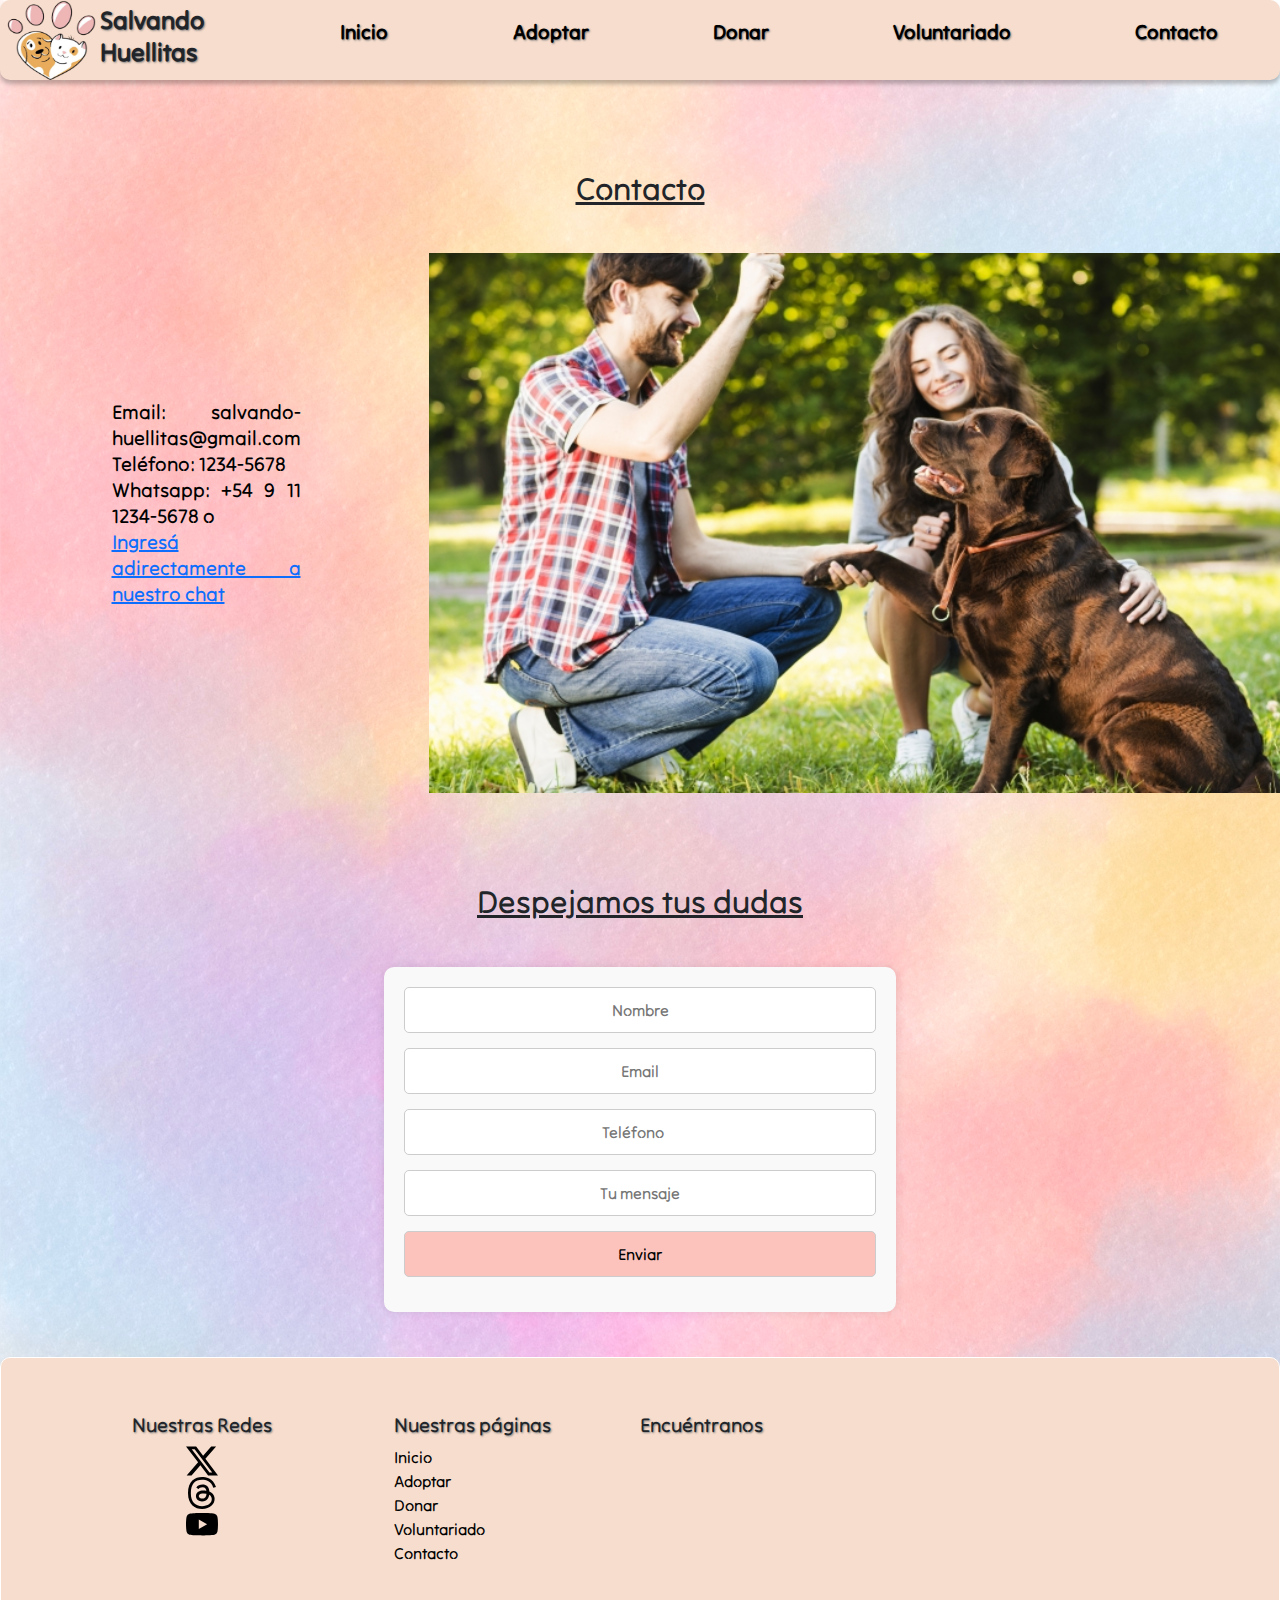
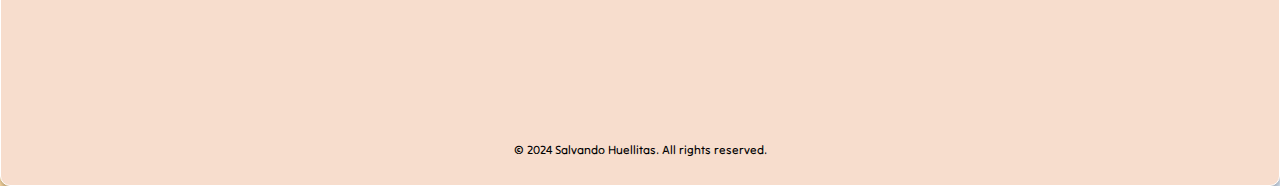
<file: pages/contacto.html>
<!DOCTYPE html>
<html lang="es">
<!-- INICIO DE HEAD -->

<head>
    <meta charset="UTF-8">
    <meta name="viewport" content="width=device-width, initial-scale=1.0">
    <title>Salvando Huellitas</title>
    <link rel="stylesheet" href="../css/styles.css">
    <link rel="stylesheet" href="../css/fonts.css">
    <link href="https://cdn.jsdelivr.net/npm/bootstrap@5.3.3/dist/css/bootstrap.min.css" rel="stylesheet"
        integrity="sha384-QWTKZyjpPEjISv5WaRU9OFeRpok6YctnYmDr5pNlyT2bRjXh0JMhjY6hW+ALEwIH" crossorigin="anonymous">
    <link rel="icon" type="image/png" href="../imagenes/favicon/favicon-32x32.png">
    <link rel="stylesheet" href="https://cdn.jsdelivr.net/npm/bootstrap-icons@1.11.3/font/bootstrap-icons.min.css">

</head>
<!-- FIN DE HEAD -->
<!-- INICIO DE BODY  -->

<body>
    <header>
        <nav class="navegador">
            <div id="Marca">
                <a href="index.html">
                    <img id="Logo" src="../imagenes/LOGO.png" alt="LOGO">
                </a>
                <h1 id="titulo">Salvando Huellitas</h1>
                <button class="abrir-menu" id="abrir"><i class="bi bi-list"></i></button>

            </div>
            <ul class="lista-nav" id="nav">
                <button class="cerrar-menu" id="cerrar"><i class="bi bi-x-circle"></i></button>

                <li><a href="../index.html" title="Enlace al Inicio">Inicio</a></li>
                <li><a href="./adoptar.html" title="Enlace a la página de Adoptar">Adoptar</a></li>
                <li><a href="./donar.html" title="Enlace a la página de Donar">Donar</a></li>
                <li><a href="./voluntariado.html" title="Enlace a la página de Voluntariado">Voluntariado</a></li>
                <li><a href="./contacto.html" title="Enlace a la página de Contacto">Contacto</a></li>
            </ul>
        </nav>
    </header>
    <main>
        <section class="sections">
            <h2>Contacto</h2>
            <div class="perro-contacto">
                <div class="p-contacto">
                    <ul>
                        <li>Email: salvando-huellitas@gmail.com</li>
                        <li>Teléfono: 1234-5678</li>
                        <li>Whatsapp: +54 9 11 1234-5678 o <a href="https://web.whatsapp.com/"
                                title="Enlace de whatsapp de Salvando Huellitas">Ingresá adirectamente a nuestro chat</a></li>
                    </ul>
                </div>
                <div>
                    <img id="perro-contacto-img" src="../imagenes/perrocontacto.jpg" title="Perro con jugando con dos personas"
                        alt="Foto de perro parte contacto">
                </div>
            </div>
        </section>
    </main>
    <section class="sections">
        <h2>Despejamos tus dudas</h2>
        <form class="contactanos">
            <input type="text" name="Nombre" placeholder="Nombre">
            <input type="email" name="email" placeholder="Email">
            <input type="number" name="Teléfono" placeholder="Teléfono">
            <input type="text" name="Mensaje" placeholder="Tu mensaje">
            <input type="submit" value="Enviar">
        </form>
    </section>

<!----------------------------------------------------------- INICIO DE FOOTER ----------------------------------------------------------->

<footer class="footers">
    <div class="contenedor-listas-footer">
        <ul class="lista-footer">
            <div class="iconos">
                <h5>Nuestras Redes</h5>
                <li><a href="https://twitter.com/" title="Enlace de Twitter de Salvando Huellitas">
                        <svg xmlns="http://www.w3.org/2000/svg" width="32" height="32" fill="currentColor"
                            class="bi bi-twitter-x" viewBox="0 0 16 16">
                            <path
                                d="M12.6.75h2.454l-5.36 6.142L16 15.25h-4.937l-3.867-5.07-4.425 5.07H.316l5.733-6.57L0 .75h5.063l3.495 4.633L12.601.75Zm-.86 13.028h1.36L4.323 2.145H2.865z" />
                        </svg>
                    </a></li>
                <li><a href="https://www.instagram.com/" title="Enlace de Instagram de Salvando Huellitas">
                        <svg xmlns="http://www.w3.org/2000/svg" width="32" height="32" fill="currentColor"
                            class="bi bi-threads" viewBox="0 0 16 16">
                            <path
                                d="M6.321 6.016c-.27-.18-1.166-.802-1.166-.802.756-1.081 1.753-1.502 3.132-1.502.975 0 1.803.327 2.394.948s.928 1.509 1.005 2.644q.492.207.905.484c1.109.745 1.719 1.86 1.719 3.137 0 2.716-2.226 5.075-6.256 5.075C4.594 16 1 13.987 1 7.994 1 2.034 4.482 0 8.044 0 9.69 0 13.55.243 15 5.036l-1.36.353C12.516 1.974 10.163 1.43 8.006 1.43c-3.565 0-5.582 2.171-5.582 6.79 0 4.143 2.254 6.343 5.63 6.343 2.777 0 4.847-1.443 4.847-3.556 0-1.438-1.208-2.127-1.27-2.127-.236 1.234-.868 3.31-3.644 3.31-1.618 0-3.013-1.118-3.013-2.582 0-2.09 1.984-2.847 3.55-2.847.586 0 1.294.04 1.663.114 0-.637-.54-1.728-1.9-1.728-1.25 0-1.566.405-1.967.868ZM8.716 8.19c-2.04 0-2.304.87-2.304 1.416 0 .878 1.043 1.168 1.6 1.168 1.02 0 2.067-.282 2.232-2.423a6.2 6.2 0 0 0-1.528-.161" />
                        </svg>
                    </a></li>
                <li><a href="https://www.youtube.com/" title="Enlace de youtube de Salvando Huellitas">
                        <svg xmlns="http://www.w3.org/2000/svg" width="32" height="32" fill="currentColor"
                            class="bi bi-youtube" viewBox="0 0 16 16">
                            <path
                                d="M8.051 1.999h.089c.822.003 4.987.033 6.11.335a2.01 2.01 0 0 1 1.415 1.42c.101.38.172.883.22 1.402l.01.104.022.26.008.104c.065.914.073 1.77.074 1.957v.075c-.001.194-.01 1.108-.082 2.06l-.008.105-.009.104c-.05.572-.124 1.14-.235 1.558a2.01 2.01 0 0 1-1.415 1.42c-1.16.312-5.569.334-6.18.335h-.142c-.309 0-1.587-.006-2.927-.052l-.17-.006-.087-.004-.171-.007-.171-.007c-1.11-.049-2.167-.128-2.654-.26a2.01 2.01 0 0 1-1.415-1.419c-.111-.417-.185-.986-.235-1.558L.09 9.82l-.008-.104A31 31 0 0 1 0 7.68v-.123c.002-.215.01-.958.064-1.778l.007-.103.003-.052.008-.104.022-.26.01-.104c.048-.519.119-1.023.22-1.402a2.01 2.01 0 0 1 1.415-1.42c.487-.13 1.544-.21 2.654-.26l.17-.007.172-.006.086-.003.171-.007A100 100 0 0 1 7.858 2zM6.4 5.209v4.818l4.157-2.408z" />
                        </svg>
                    </a></li>
            </div>
        </ul>
        <ul class="lista-footer">
            <h5>Nuestras páginas</h5>
            <li><a href="../index.html" title="Enlace al Inicio">Inicio</a></li>
            <li><a href="./adoptar.html" title="Enlace a la página de Adoptar">Adoptar</a></li>
            <li><a href="./donar.html" title="Enlace a la página de Donar">Donar</a></li>
            <li><a href="./voluntariado.html" title="Enlace a la página de Voluntariado">Voluntariado</a></li>
            <li><a href="./contacto.html" title="Enlace a la página de Contacto">Contacto</a></li>
        </ul>
        <div class="lista-footer">
            <h5>Encuéntranos</h5>
            <iframe id="mapa" src="https://www.google.com/maps/embed?pb=!1m18!1m12!1m3!1d3279.6871197284568!2d-58.390332024519!3d-34.713070763281095!2m3!1f0!2f0!3f0!3m2!1i1024!2i768!4f13.1!3m3!1m2!1s0x95bccdae8267c069%3A0xe2cd32557dd063de!2sApariciones%20de%20Mar%C3%ADa!5e0!3m2!1ses-419!2sar!4v1716678766872!5m2!1ses-419!2sar" width="600" height="450" style="border:0;" allowfullscreen="" loading="lazy" referrerpolicy="no-referrer-when-downgrade"></iframe>
        </div>
    </div>
    <span class="p-footer">
        <p> © 2024 Salvando Huellitas. All rights reserved.</p>
    </span>

</footer>
    <!-- FIN DE FOOTER  -->
<script src="https://cdn.jsdelivr.net/npm/bootstrap@5.3.3/dist/js/bootstrap.bundle.min.js"
integrity="sha384-YvpcrYf0tY3lHB60NNkmXc5s9fDVZLESaAA55NDzOxhy9GkcIdslK1eN7N6jIeHz"
crossorigin="anonymous"></script>
<script src="/js/main.js"></script>
</body>
<!-- FIN DE BODY -->

</html>
</file>
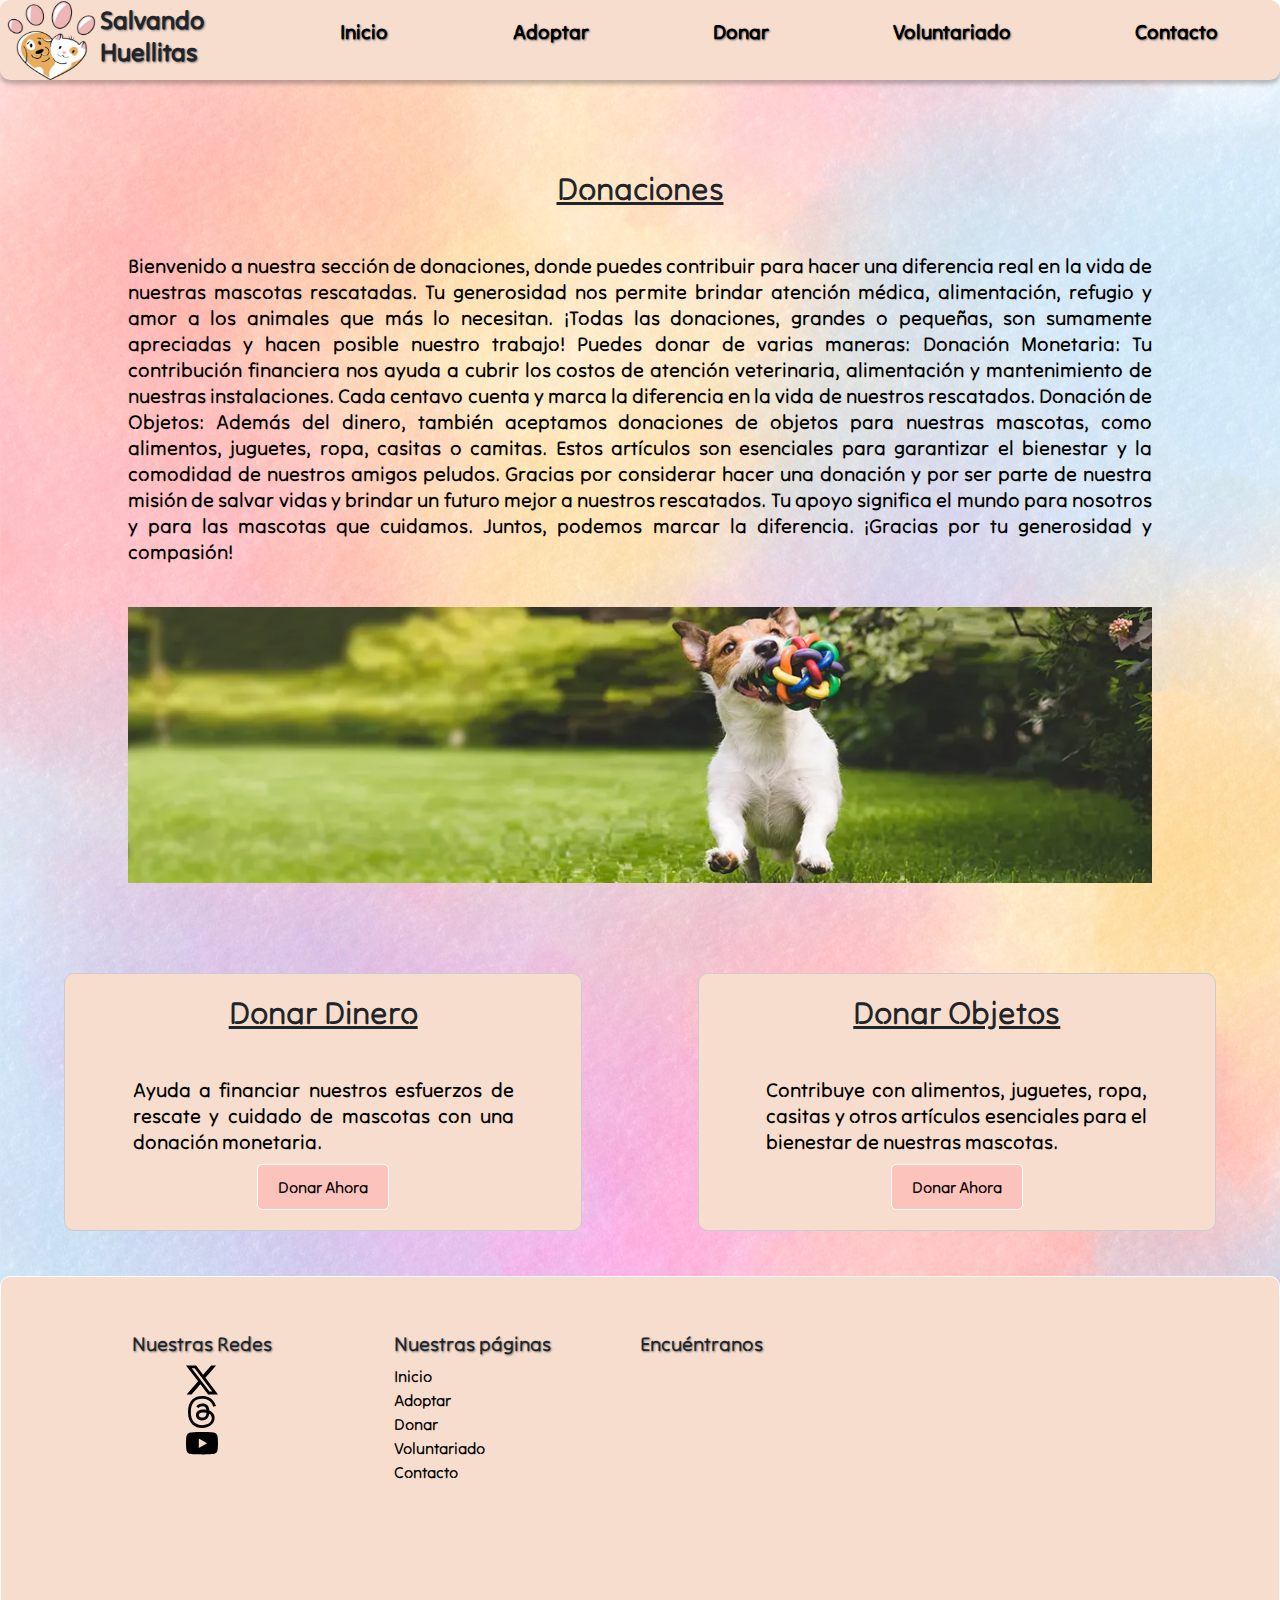
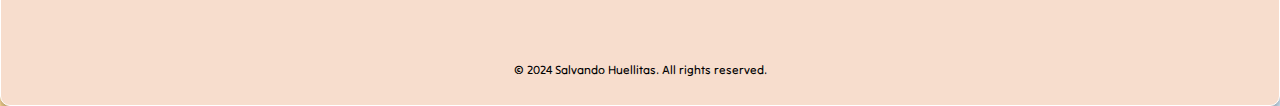
<file: pages/donar.html>
<!DOCTYPE html>
<html lang="en">
<!-- INICIO DE HEAD -->

<head>
    <meta charset="UTF-8">
    <meta name="viewport" content="width=device-width, initial-scale=1.0">
    <title>Salvando Huellitas</title>
    <link rel="stylesheet" href="../css/styles.css">
    <link rel="stylesheet" href="../css/fonts.css">
    <link href="https://cdn.jsdelivr.net/npm/bootstrap@5.3.3/dist/css/bootstrap.min.css" rel="stylesheet"
        integrity="sha384-QWTKZyjpPEjISv5WaRU9OFeRpok6YctnYmDr5pNlyT2bRjXh0JMhjY6hW+ALEwIH" crossorigin="anonymous">
    <link rel="icon" type="image/png" href="../imagenes/favicon/favicon-32x32.png">
    <link rel="stylesheet" href="https://cdn.jsdelivr.net/npm/bootstrap-icons@1.11.3/font/bootstrap-icons.min.css">

</head>
<!-- FIN DE HEAD -->
<!-- INICIO DE BODY  -->

<body>
    <header>
        <nav class="navegador">
            <div id="Marca">
                <a href="index.html">
                    <img id="Logo" src="../imagenes/LOGO.png" alt="LOGO">
                </a>
                <h1 id="titulo">Salvando Huellitas</h1>
                <button class="abrir-menu" id="abrir"><i class="bi bi-list"></i></button>

            </div>
            <ul class="lista-nav" id="nav">
                <button class="cerrar-menu" id="cerrar"><i class="bi bi-x-circle"></i></button>
                <li><a href="../index.html" title="Enlace al Inicio">Inicio</a></li>
                <li><a href="./adoptar.html" title="Enlace a la página de Adoptar">Adoptar</a></li>
                <li><a href="./donar.html" title="Enlace a la página de Donar">Donar</a></li>
                <li><a href="./voluntariado.html" title="Enlace a la página de Voluntariado">Voluntariado</a></li>
                <li><a href="./contacto.html" title="Enlace a la página de Contacto">Contacto</a></li>
            </ul>
        </nav>
    </header>
    <section class="sections">
        <h2>Donaciones</h2>
        <div class="texto-donaciones">
            <p>Bienvenido a nuestra sección de donaciones, donde puedes contribuir para hacer una diferencia real en la
                vida de nuestras mascotas rescatadas. Tu generosidad nos permite brindar atención médica, alimentación,
                refugio y amor a los animales que más lo necesitan. ¡Todas las donaciones, grandes o pequeñas, son
                sumamente apreciadas y hacen posible nuestro trabajo!
                Puedes donar de varias maneras:
                Donación Monetaria: Tu contribución financiera nos ayuda a cubrir los costos de atención veterinaria,
                alimentación y mantenimiento de nuestras instalaciones. Cada centavo cuenta y marca la diferencia en la
                vida de nuestros rescatados.
                Donación de Objetos: Además del dinero, también aceptamos donaciones de objetos para nuestras mascotas,
                como alimentos, juguetes, ropa, casitas o camitas. Estos artículos son esenciales para garantizar el
                bienestar y la comodidad de nuestros amigos peludos.
                Gracias por considerar hacer una donación y por ser parte de nuestra misión de salvar vidas y brindar un
                futuro mejor a nuestros rescatados. Tu apoyo significa el mundo para nosotros y para las mascotas que
                cuidamos. Juntos, podemos marcar la diferencia. ¡Gracias por tu generosidad y compasión!</p>
        </div>
        <div class="donaciones">
            <img class="banner-donaciones" src="../imagenes/donaciones/banner.webp" title="Foto Banner"
                alt="Foto banner">
        </div>
    </section>
    <section class="sections">
        <div class="opciones-donacion">
            <div class="donar-dinero">
                <h2>Donar Dinero</h2>
                <p class="texto-donaciones">Ayuda a financiar nuestros esfuerzos de rescate y cuidado de mascotas con
                    una
                    donación monetaria.</p>
                    <div>
                        <button><a href="/donar-dinero">Donar Ahora</a></button>
                    </div>
            </div>
            <div class="donar-objetos">
                <h2>Donar Objetos</h2>
                <p class="texto-donaciones">Contribuye con alimentos, juguetes, ropa, casitas y otros artículos
                    esenciales
                    para el bienestar de nuestras mascotas.</p>
                    <div>
                        <button><a href="/donar-objetos">Donar Ahora</a></button>
                    </div>
            </div>
        </div>
    </section>
    <!-- INICIO DE FOOTER  -->
    <footer class="footers">
        <div class="contenedor-listas-footer">
            <ul class="lista-footer">
                <div class="iconos">
                    <h5>Nuestras Redes</h5>
                    <li><a href="https://twitter.com/" title="Enlace de Twitter de Salvando Huellitas">
                            <svg xmlns="http://www.w3.org/2000/svg" width="32" height="32" fill="currentColor"
                                class="bi bi-twitter-x" viewBox="0 0 16 16">
                                <path
                                    d="M12.6.75h2.454l-5.36 6.142L16 15.25h-4.937l-3.867-5.07-4.425 5.07H.316l5.733-6.57L0 .75h5.063l3.495 4.633L12.601.75Zm-.86 13.028h1.36L4.323 2.145H2.865z" />
                            </svg>
                        </a></li>
                    <li><a href="https://www.instagram.com/" title="Enlace de Instagram de Salvando Huellitas">
                            <svg xmlns="http://www.w3.org/2000/svg" width="32" height="32" fill="currentColor"
                                class="bi bi-threads" viewBox="0 0 16 16">
                                <path
                                    d="M6.321 6.016c-.27-.18-1.166-.802-1.166-.802.756-1.081 1.753-1.502 3.132-1.502.975 0 1.803.327 2.394.948s.928 1.509 1.005 2.644q.492.207.905.484c1.109.745 1.719 1.86 1.719 3.137 0 2.716-2.226 5.075-6.256 5.075C4.594 16 1 13.987 1 7.994 1 2.034 4.482 0 8.044 0 9.69 0 13.55.243 15 5.036l-1.36.353C12.516 1.974 10.163 1.43 8.006 1.43c-3.565 0-5.582 2.171-5.582 6.79 0 4.143 2.254 6.343 5.63 6.343 2.777 0 4.847-1.443 4.847-3.556 0-1.438-1.208-2.127-1.27-2.127-.236 1.234-.868 3.31-3.644 3.31-1.618 0-3.013-1.118-3.013-2.582 0-2.09 1.984-2.847 3.55-2.847.586 0 1.294.04 1.663.114 0-.637-.54-1.728-1.9-1.728-1.25 0-1.566.405-1.967.868ZM8.716 8.19c-2.04 0-2.304.87-2.304 1.416 0 .878 1.043 1.168 1.6 1.168 1.02 0 2.067-.282 2.232-2.423a6.2 6.2 0 0 0-1.528-.161" />
                            </svg>
                        </a></li>
                    <li><a href="https://www.youtube.com/" title="Enlace de youtube de Salvando Huellitas">
                            <svg xmlns="http://www.w3.org/2000/svg" width="32" height="32" fill="currentColor"
                                class="bi bi-youtube" viewBox="0 0 16 16">
                                <path
                                    d="M8.051 1.999h.089c.822.003 4.987.033 6.11.335a2.01 2.01 0 0 1 1.415 1.42c.101.38.172.883.22 1.402l.01.104.022.26.008.104c.065.914.073 1.77.074 1.957v.075c-.001.194-.01 1.108-.082 2.06l-.008.105-.009.104c-.05.572-.124 1.14-.235 1.558a2.01 2.01 0 0 1-1.415 1.42c-1.16.312-5.569.334-6.18.335h-.142c-.309 0-1.587-.006-2.927-.052l-.17-.006-.087-.004-.171-.007-.171-.007c-1.11-.049-2.167-.128-2.654-.26a2.01 2.01 0 0 1-1.415-1.419c-.111-.417-.185-.986-.235-1.558L.09 9.82l-.008-.104A31 31 0 0 1 0 7.68v-.123c.002-.215.01-.958.064-1.778l.007-.103.003-.052.008-.104.022-.26.01-.104c.048-.519.119-1.023.22-1.402a2.01 2.01 0 0 1 1.415-1.42c.487-.13 1.544-.21 2.654-.26l.17-.007.172-.006.086-.003.171-.007A100 100 0 0 1 7.858 2zM6.4 5.209v4.818l4.157-2.408z" />
                            </svg>
                        </a></li>
                </div>
            </ul>
            <ul class="lista-footer">
                <h5>Nuestras páginas</h5>
                <li><a href="../index.html" title="Enlace al Inicio">Inicio</a></li>
                <li><a href="./adoptar.html" title="Enlace a la página de Adoptar">Adoptar</a></li>
                <li><a href="./donar.html" title="Enlace a la página de Donar">Donar</a></li>
                <li><a href="./voluntariado.html" title="Enlace a la página de Voluntariado">Voluntariado</a></li>
                <li><a href="./contacto.html" title="Enlace a la página de Contacto">Contacto</a></li>
            </ul>
            <div class="lista-footer">
                <h5>Encuéntranos</h5>
                <iframe id="mapa" src="https://www.google.com/maps/embed?pb=!1m18!1m12!1m3!1d3279.6871197284568!2d-58.390332024519!3d-34.713070763281095!2m3!1f0!2f0!3f0!3m2!1i1024!2i768!4f13.1!3m3!1m2!1s0x95bccdae8267c069%3A0xe2cd32557dd063de!2sApariciones%20de%20Mar%C3%ADa!5e0!3m2!1ses-419!2sar!4v1716678766872!5m2!1ses-419!2sar" width="600" height="450" style="border:0;" allowfullscreen="" loading="lazy" referrerpolicy="no-referrer-when-downgrade"></iframe>
            </div>
        </div>
        <span class="p-footer">
            <p> © 2024 Salvando Huellitas. All rights reserved.</p>
        </span>
    
    </footer>
    <!-- FIN DE FOOTER  -->
    <script src="https://cdn.jsdelivr.net/npm/bootstrap@5.3.3/dist/js/bootstrap.bundle.min.js"
    integrity="sha384-YvpcrYf0tY3lHB60NNkmXc5s9fDVZLESaAA55NDzOxhy9GkcIdslK1eN7N6jIeHz"
    crossorigin="anonymous"></script>
    <script src="../js/main.js"></script>
</body>
<!-- FIN DE BODY -->

</html>
</file>
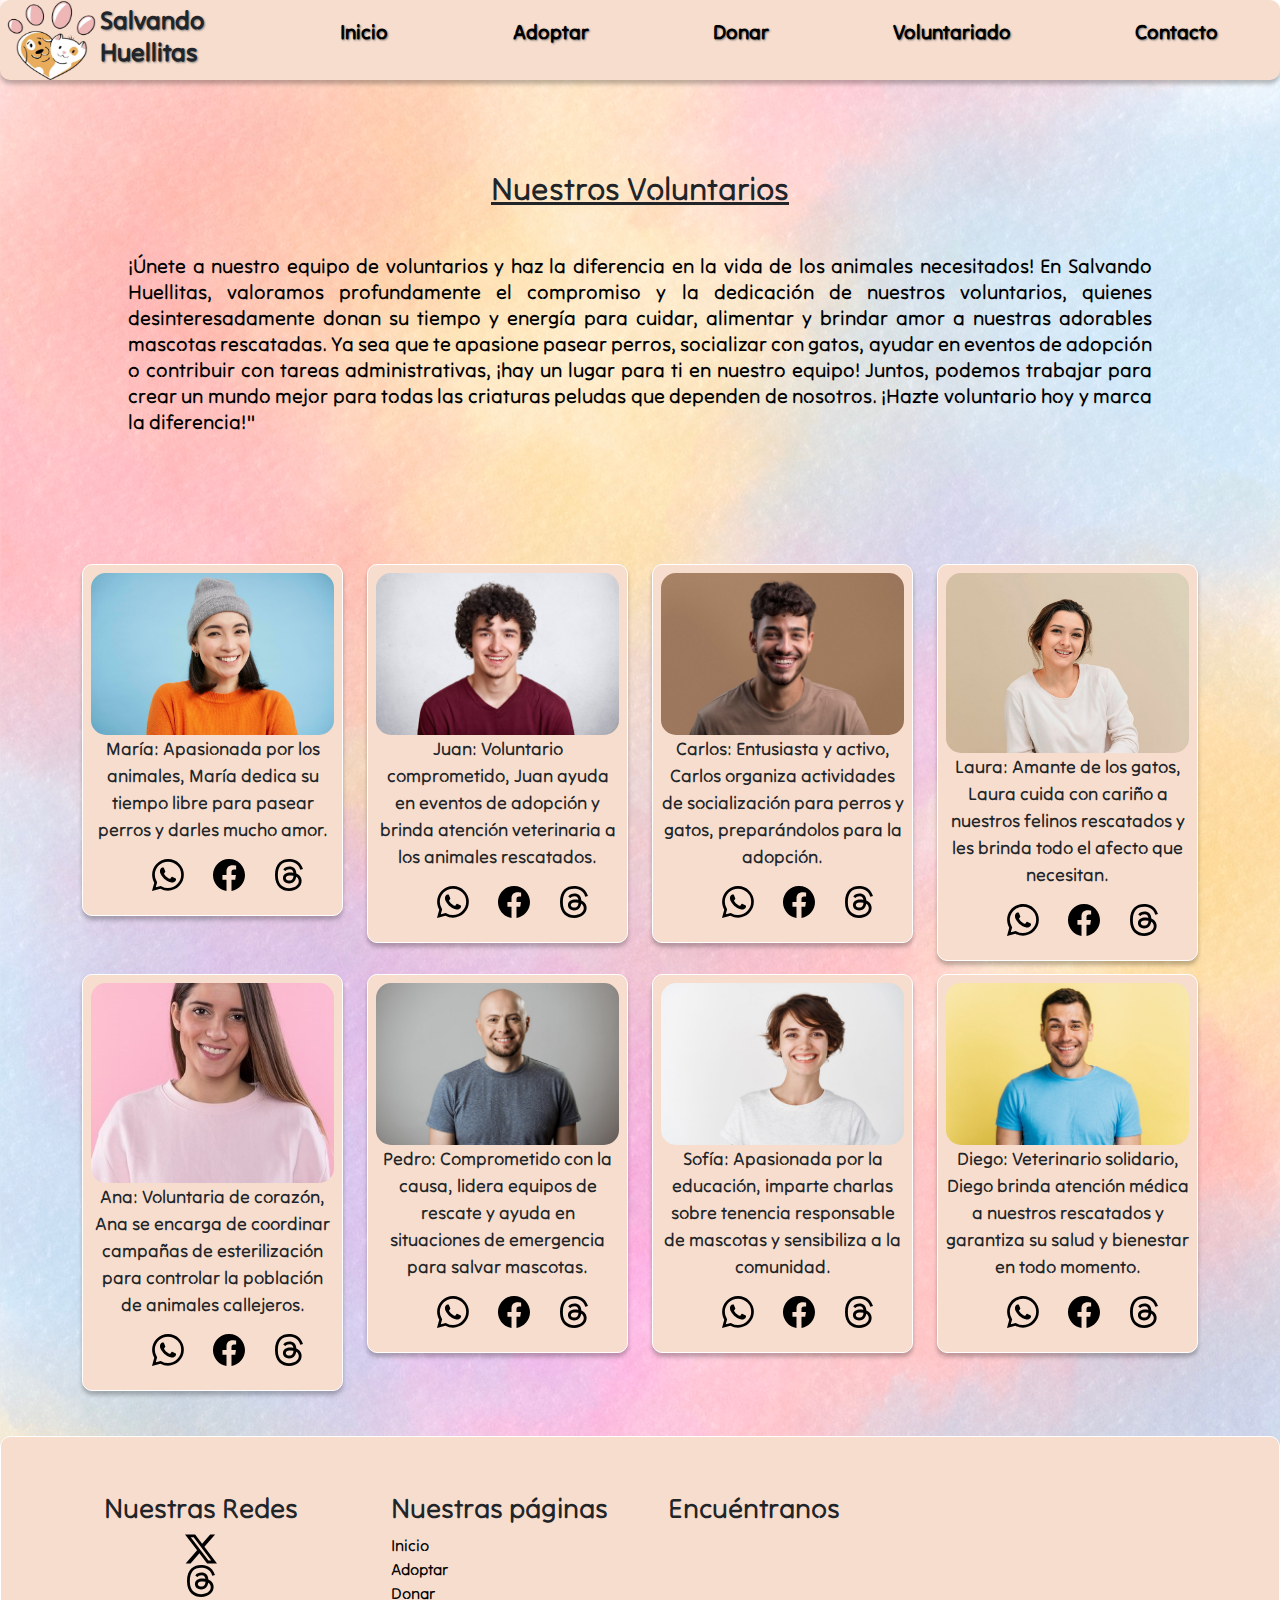
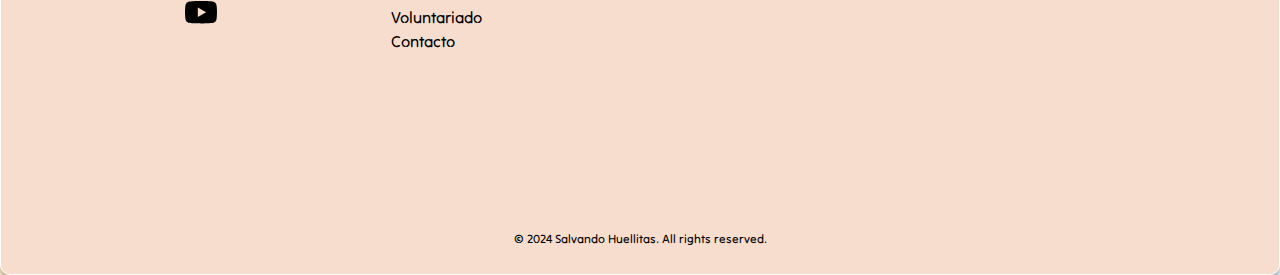
<file: pages/voluntariado.html>
<!DOCTYPE html>
<html lang="en">
<!-- INICIO DE HEAD  -->

<head>
    <meta charset="UTF-8">
    <meta name="viewport" content="width=device-width, initial-scale=1.0">
    <title>Salvando Huellitas</title>
    <link rel="stylesheet" href="../css/styles.css">
    <link rel="stylesheet" href="../css/fonts.css">
    <link href="https://cdn.jsdelivr.net/npm/bootstrap@5.3.3/dist/css/bootstrap.min.css" rel="stylesheet"
        integrity="sha384-QWTKZyjpPEjISv5WaRU9OFeRpok6YctnYmDr5pNlyT2bRjXh0JMhjY6hW+ALEwIH" crossorigin="anonymous">
    <link rel="icon" type="image/png" href="../imagenes/favicon/favicon-32x32.png">
    <link rel="stylesheet" href="https://cdn.jsdelivr.net/npm/bootstrap-icons@1.11.3/font/bootstrap-icons.min.css">

</head>
<!-- FIN DE HEAD -->
<!-- INICIO DE BODY  -->

<body>
    <header>
        <nav class="navegador">
            <div id="Marca">
                <a href="../index.html">
                    <img id="Logo" src="../imagenes/LOGO.png" alt="LOGO">
                </a>
                <h1 id="titulo">Salvando Huellitas</h1>
                <button class="abrir-menu" id="abrir"><i class="bi bi-list"></i></button>

            </div>
            <ul class="lista-nav" id="nav">
                <button class="cerrar-menu" id="cerrar"><i class="bi bi-x-circle"></i></button>

                <li><a href="../index.html" title="Enlace al Inicio">Inicio</a></li>
                <li><a href="./adoptar.html" title="Enlace a la página de Adoptar">Adoptar</a></li>
                <li><a href="./donar.html" title="Enlace a la página de Donar">Donar</a></li>
                <li><a href="./voluntariado.html" title="Enlace a la página de Voluntariado">Voluntariado</a></li>
                <li><a href="./contacto.html" title="Enlace a la página de Contacto">Contacto</a></li>
            </ul>
        </nav>
    </header>
    <Main>
        <section class="sections">
            <h2>Nuestros Voluntarios</h2>
            <p class="texto-voluntariado">¡Únete a nuestro equipo de voluntarios y haz la diferencia en la vida de los
                animales necesitados! En Salvando Huellitas, valoramos profundamente el compromiso y la dedicación de
                nuestros voluntarios, quienes desinteresadamente donan su tiempo y energía para cuidar, alimentar y
                brindar
                amor a nuestras adorables mascotas rescatadas. Ya sea que te apasione pasear perros, socializar con
                gatos,
                ayudar en eventos de adopción o contribuir con tareas administrativas, ¡hay un lugar para ti en nuestro
                equipo! Juntos, podemos trabajar para crear un mundo mejor para todas las criaturas peludas que dependen
                de
                nosotros. ¡Hazte voluntario hoy y marca la diferencia!"</p>
        </section>
    </Main>
    <section class="sections">
        <div class="container text-center">
            <div class="row g-4">
                <div class="col-lg-3 col-md-6 col-sm-12">
                    <div class="box p-2">
                        <img class="imagenes" src="../imagenes/fotosvoluntarios/voluntario1.jpg"
                            title="Foto de voluntario 1" alt="Foto de voluntario 1">
                        <p class="texto-descriptivo">María: Apasionada por los animales, María dedica su tiempo libre
                            para
                            pasear perros y darles mucho amor.</p>
                        <div class="box-redes-sociales">
                            <ul class="lista-redes-sociales">
                                <li><a href="https://web.whatsapp.com/" title="Enlace de whatsapp del Voluntario 1">
                                        <svg xmlns="http://www.w3.org/2000/svg" width="32" height="32"
                                            fill="currentColor" class="bi bi-whatsapp" viewBox="0 0 16 16">
                                            <path
                                                d="M13.601 2.326A7.85 7.85 0 0 0 7.994 0C3.627 0 .068 3.558.064 7.926c0 1.399.366 2.76 1.057 3.965L0 16l4.204-1.102a7.9 7.9 0 0 0 3.79.965h.004c4.368 0 7.926-3.558 7.93-7.93A7.9 7.9 0 0 0 13.6 2.326zM7.994 14.521a6.6 6.6 0 0 1-3.356-.92l-.24-.144-2.494.654.666-2.433-.156-.251a6.56 6.56 0 0 1-1.007-3.505c0-3.626 2.957-6.584 6.591-6.584a6.56 6.56 0 0 1 4.66 1.931 6.56 6.56 0 0 1 1.928 4.66c-.004 3.639-2.961 6.592-6.592 6.592m3.615-4.934c-.197-.099-1.17-.578-1.353-.646-.182-.065-.315-.099-.445.099-.133.197-.513.646-.627.775-.114.133-.232.148-.43.05-.197-.1-.836-.308-1.592-.985-.59-.525-.985-1.175-1.103-1.372-.114-.198-.011-.304.088-.403.087-.088.197-.232.296-.346.1-.114.133-.198.198-.33.065-.134.034-.248-.015-.347-.05-.099-.445-1.076-.612-1.47-.16-.389-.323-.335-.445-.34-.114-.007-.247-.007-.38-.007a.73.73 0 0 0-.529.247c-.182.198-.691.677-.691 1.654s.71 1.916.81 2.049c.098.133 1.394 2.132 3.383 2.992.47.205.84.326 1.129.418.475.152.904.129 1.246.08.38-.058 1.171-.48 1.338-.943.164-.464.164-.86.114-.943-.049-.084-.182-.133-.38-.232" />
                                        </svg>
                                    </a></li>
                                <li><a href="https://www.facebook.com/" title="Enlace de facebook del Voluntario 1">
                                        <svg xmlns="http://www.w3.org/2000/svg" width="32" height="32"
                                            fill="currentColor" class="bi bi-facebook" viewBox="0 0 16 16">
                                            <path
                                                d="M16 8.049c0-4.446-3.582-8.05-8-8.05C3.58 0-.002 3.603-.002 8.05c0 4.017 2.926 7.347 6.75 7.951v-5.625h-2.03V8.05H6.75V6.275c0-2.017 1.195-3.131 3.022-3.131.876 0 1.791.157 1.791.157v1.98h-1.009c-.993 0-1.303.621-1.303 1.258v1.51h2.218l-.354 2.326H9.25V16c3.824-.604 6.75-3.934 6.75-7.951" />
                                        </svg>
                                    </a></li>
                                <li><a href="https://www.instagram.com/" title="Enlace de Instagram del Voluntario 1">
                                        <svg xmlns="http://www.w3.org/2000/svg" width="32" height="32"
                                            fill="currentColor" class="bi bi-threads" viewBox="0 0 16 16">
                                            <path
                                                d="M6.321 6.016c-.27-.18-1.166-.802-1.166-.802.756-1.081 1.753-1.502 3.132-1.502.975 0 1.803.327 2.394.948s.928 1.509 1.005 2.644q.492.207.905.484c1.109.745 1.719 1.86 1.719 3.137 0 2.716-2.226 5.075-6.256 5.075C4.594 16 1 13.987 1 7.994 1 2.034 4.482 0 8.044 0 9.69 0 13.55.243 15 5.036l-1.36.353C12.516 1.974 10.163 1.43 8.006 1.43c-3.565 0-5.582 2.171-5.582 6.79 0 4.143 2.254 6.343 5.63 6.343 2.777 0 4.847-1.443 4.847-3.556 0-1.438-1.208-2.127-1.27-2.127-.236 1.234-.868 3.31-3.644 3.31-1.618 0-3.013-1.118-3.013-2.582 0-2.09 1.984-2.847 3.55-2.847.586 0 1.294.04 1.663.114 0-.637-.54-1.728-1.9-1.728-1.25 0-1.566.405-1.967.868ZM8.716 8.19c-2.04 0-2.304.87-2.304 1.416 0 .878 1.043 1.168 1.6 1.168 1.02 0 2.067-.282 2.232-2.423a6.2 6.2 0 0 0-1.528-.161" />
                                        </svg>
                                    </a></li>
                            </ul>
                        </div>
                    </div>
                </div>
                <div class="col-lg-3 col-md-6 col-sm-12">
                    <div class="box p-2">
                        <img class="imagenes" src="../imagenes/fotosvoluntarios/voluntario2.jpg"
                            title="Foto de voluntario 2" alt="Foto de voluntario 2">
                        <p class="texto-descriptivo">Juan: Voluntario comprometido, Juan ayuda en eventos de adopción y
                            brinda atención veterinaria a los animales rescatados.</p>
                        <div class="box-redes-sociales">
                            <ul class="lista-redes-sociales">
                                <li><a href="https://web.whatsapp.com/" title="Enlace de whatsapp del Voluntario 2">
                                        <svg xmlns="http://www.w3.org/2000/svg" width="32" height="32"
                                            fill="currentColor" class="bi bi-whatsapp" viewBox="0 0 16 16">
                                            <path
                                                d="M13.601 2.326A7.85 7.85 0 0 0 7.994 0C3.627 0 .068 3.558.064 7.926c0 1.399.366 2.76 1.057 3.965L0 16l4.204-1.102a7.9 7.9 0 0 0 3.79.965h.004c4.368 0 7.926-3.558 7.93-7.93A7.9 7.9 0 0 0 13.6 2.326zM7.994 14.521a6.6 6.6 0 0 1-3.356-.92l-.24-.144-2.494.654.666-2.433-.156-.251a6.56 6.56 0 0 1-1.007-3.505c0-3.626 2.957-6.584 6.591-6.584a6.56 6.56 0 0 1 4.66 1.931 6.56 6.56 0 0 1 1.928 4.66c-.004 3.639-2.961 6.592-6.592 6.592m3.615-4.934c-.197-.099-1.17-.578-1.353-.646-.182-.065-.315-.099-.445.099-.133.197-.513.646-.627.775-.114.133-.232.148-.43.05-.197-.1-.836-.308-1.592-.985-.59-.525-.985-1.175-1.103-1.372-.114-.198-.011-.304.088-.403.087-.088.197-.232.296-.346.1-.114.133-.198.198-.33.065-.134.034-.248-.015-.347-.05-.099-.445-1.076-.612-1.47-.16-.389-.323-.335-.445-.34-.114-.007-.247-.007-.38-.007a.73.73 0 0 0-.529.247c-.182.198-.691.677-.691 1.654s.71 1.916.81 2.049c.098.133 1.394 2.132 3.383 2.992.47.205.84.326 1.129.418.475.152.904.129 1.246.08.38-.058 1.171-.48 1.338-.943.164-.464.164-.86.114-.943-.049-.084-.182-.133-.38-.232" />
                                        </svg>
                                    </a></li>
                                <li><a href="https://www.facebook.com/" title="Enlace de facebook del Voluntario 2">
                                        <svg xmlns="http://www.w3.org/2000/svg" width="32" height="32"
                                            fill="currentColor" class="bi bi-facebook" viewBox="0 0 16 16">
                                            <path
                                                d="M16 8.049c0-4.446-3.582-8.05-8-8.05C3.58 0-.002 3.603-.002 8.05c0 4.017 2.926 7.347 6.75 7.951v-5.625h-2.03V8.05H6.75V6.275c0-2.017 1.195-3.131 3.022-3.131.876 0 1.791.157 1.791.157v1.98h-1.009c-.993 0-1.303.621-1.303 1.258v1.51h2.218l-.354 2.326H9.25V16c3.824-.604 6.75-3.934 6.75-7.951" />
                                        </svg>
                                    </a></li>
                                <li><a href="https://www.instagram.com/" title="Enlace de Instagram del Voluntario 2">
                                        <svg xmlns="http://www.w3.org/2000/svg" width="32" height="32"
                                            fill="currentColor" class="bi bi-threads" viewBox="0 0 16 16">
                                            <path
                                                d="M6.321 6.016c-.27-.18-1.166-.802-1.166-.802.756-1.081 1.753-1.502 3.132-1.502.975 0 1.803.327 2.394.948s.928 1.509 1.005 2.644q.492.207.905.484c1.109.745 1.719 1.86 1.719 3.137 0 2.716-2.226 5.075-6.256 5.075C4.594 16 1 13.987 1 7.994 1 2.034 4.482 0 8.044 0 9.69 0 13.55.243 15 5.036l-1.36.353C12.516 1.974 10.163 1.43 8.006 1.43c-3.565 0-5.582 2.171-5.582 6.79 0 4.143 2.254 6.343 5.63 6.343 2.777 0 4.847-1.443 4.847-3.556 0-1.438-1.208-2.127-1.27-2.127-.236 1.234-.868 3.31-3.644 3.31-1.618 0-3.013-1.118-3.013-2.582 0-2.09 1.984-2.847 3.55-2.847.586 0 1.294.04 1.663.114 0-.637-.54-1.728-1.9-1.728-1.25 0-1.566.405-1.967.868ZM8.716 8.19c-2.04 0-2.304.87-2.304 1.416 0 .878 1.043 1.168 1.6 1.168 1.02 0 2.067-.282 2.232-2.423a6.2 6.2 0 0 0-1.528-.161" />
                                        </svg>
                                    </a></li>
                            </ul>
                        </div>
                    </div>
                </div>
                <div class="col-lg-3 col-md-6 col-sm-12">
                    <div class="box p-2">
                        <img class="imagenes" src="../imagenes/fotosvoluntarios/voluntario3.jpg"
                            title="Foto de voluntario 3" alt="Foto de voluntario 3">
                        <p class="texto-descriptivo">Carlos: Entusiasta y activo, Carlos organiza actividades de
                            socialización para perros y gatos, preparándolos para la adopción.</p>
                        <div class="box-redes-sociales">
                            <ul class="lista-redes-sociales">
                                <li><a href="https://web.whatsapp.com/" title="Enlace de whatsapp del Voluntario 3">
                                        <svg xmlns="http://www.w3.org/2000/svg" width="32" height="32"
                                            fill="currentColor" class="bi bi-whatsapp" viewBox="0 0 16 16">
                                            <path
                                                d="M13.601 2.326A7.85 7.85 0 0 0 7.994 0C3.627 0 .068 3.558.064 7.926c0 1.399.366 2.76 1.057 3.965L0 16l4.204-1.102a7.9 7.9 0 0 0 3.79.965h.004c4.368 0 7.926-3.558 7.93-7.93A7.9 7.9 0 0 0 13.6 2.326zM7.994 14.521a6.6 6.6 0 0 1-3.356-.92l-.24-.144-2.494.654.666-2.433-.156-.251a6.56 6.56 0 0 1-1.007-3.505c0-3.626 2.957-6.584 6.591-6.584a6.56 6.56 0 0 1 4.66 1.931 6.56 6.56 0 0 1 1.928 4.66c-.004 3.639-2.961 6.592-6.592 6.592m3.615-4.934c-.197-.099-1.17-.578-1.353-.646-.182-.065-.315-.099-.445.099-.133.197-.513.646-.627.775-.114.133-.232.148-.43.05-.197-.1-.836-.308-1.592-.985-.59-.525-.985-1.175-1.103-1.372-.114-.198-.011-.304.088-.403.087-.088.197-.232.296-.346.1-.114.133-.198.198-.33.065-.134.034-.248-.015-.347-.05-.099-.445-1.076-.612-1.47-.16-.389-.323-.335-.445-.34-.114-.007-.247-.007-.38-.007a.73.73 0 0 0-.529.247c-.182.198-.691.677-.691 1.654s.71 1.916.81 2.049c.098.133 1.394 2.132 3.383 2.992.47.205.84.326 1.129.418.475.152.904.129 1.246.08.38-.058 1.171-.48 1.338-.943.164-.464.164-.86.114-.943-.049-.084-.182-.133-.38-.232" />
                                        </svg>
                                    </a></li>
                                <li><a href="https://www.facebook.com/" title="Enlace de facebook del Voluntario 3">
                                        <svg xmlns="http://www.w3.org/2000/svg" width="32" height="32"
                                            fill="currentColor" class="bi bi-facebook" viewBox="0 0 16 16">
                                            <path
                                                d="M16 8.049c0-4.446-3.582-8.05-8-8.05C3.58 0-.002 3.603-.002 8.05c0 4.017 2.926 7.347 6.75 7.951v-5.625h-2.03V8.05H6.75V6.275c0-2.017 1.195-3.131 3.022-3.131.876 0 1.791.157 1.791.157v1.98h-1.009c-.993 0-1.303.621-1.303 1.258v1.51h2.218l-.354 2.326H9.25V16c3.824-.604 6.75-3.934 6.75-7.951" />
                                        </svg>
                                    </a></li>
                                <li><a href="https://www.instagram.com/" title="Enlace de Instagram del Voluntario 3">
                                        <svg xmlns="http://www.w3.org/2000/svg" width="32" height="32"
                                            fill="currentColor" class="bi bi-threads" viewBox="0 0 16 16">
                                            <path
                                                d="M6.321 6.016c-.27-.18-1.166-.802-1.166-.802.756-1.081 1.753-1.502 3.132-1.502.975 0 1.803.327 2.394.948s.928 1.509 1.005 2.644q.492.207.905.484c1.109.745 1.719 1.86 1.719 3.137 0 2.716-2.226 5.075-6.256 5.075C4.594 16 1 13.987 1 7.994 1 2.034 4.482 0 8.044 0 9.69 0 13.55.243 15 5.036l-1.36.353C12.516 1.974 10.163 1.43 8.006 1.43c-3.565 0-5.582 2.171-5.582 6.79 0 4.143 2.254 6.343 5.63 6.343 2.777 0 4.847-1.443 4.847-3.556 0-1.438-1.208-2.127-1.27-2.127-.236 1.234-.868 3.31-3.644 3.31-1.618 0-3.013-1.118-3.013-2.582 0-2.09 1.984-2.847 3.55-2.847.586 0 1.294.04 1.663.114 0-.637-.54-1.728-1.9-1.728-1.25 0-1.566.405-1.967.868ZM8.716 8.19c-2.04 0-2.304.87-2.304 1.416 0 .878 1.043 1.168 1.6 1.168 1.02 0 2.067-.282 2.232-2.423a6.2 6.2 0 0 0-1.528-.161" />
                                        </svg>
                                    </a></li>
                            </ul>
                        </div>
                    </div>
                </div>
                <div class="col-lg-3 col-md-6 col-sm-12">
                    <div class="box p-2">
                        <img class="imagenes" src="../imagenes/fotosvoluntarios/voluntario4.jpg"
                            title="Foto de voluntario 4" alt="Foto de voluntario 4">
                        <p class="texto-descriptivo">Laura: Amante de los gatos, Laura cuida con cariño a nuestros
                            felinos
                            rescatados y les brinda todo el afecto que necesitan.</p>
                        <div class="box-redes-sociales">
                            <ul class="lista-redes-sociales">
                                <li><a href="https://web.whatsapp.com/" title="Enlace de whatsapp del Voluntario 4">
                                        <svg svg xmlns="http://www.w3.org/2000/svg" width="32" height="32"
                                            fill="currentColor" class="bi bi-whatsapp" viewBox="0 0 16 16">
                                            <path
                                                d="M13.601 2.326A7.85 7.85 0 0 0 7.994 0C3.627 0 .068 3.558.064 7.926c0 1.399.366 2.76 1.057 3.965L0 16l4.204-1.102a7.9 7.9 0 0 0 3.79.965h.004c4.368 0 7.926-3.558 7.93-7.93A7.9 7.9 0 0 0 13.6 2.326zM7.994 14.521a6.6 6.6 0 0 1-3.356-.92l-.24-.144-2.494.654.666-2.433-.156-.251a6.56 6.56 0 0 1-1.007-3.505c0-3.626 2.957-6.584 6.591-6.584a6.56 6.56 0 0 1 4.66 1.931 6.56 6.56 0 0 1 1.928 4.66c-.004 3.639-2.961 6.592-6.592 6.592m3.615-4.934c-.197-.099-1.17-.578-1.353-.646-.182-.065-.315-.099-.445.099-.133.197-.513.646-.627.775-.114.133-.232.148-.43.05-.197-.1-.836-.308-1.592-.985-.59-.525-.985-1.175-1.103-1.372-.114-.198-.011-.304.088-.403.087-.088.197-.232.296-.346.1-.114.133-.198.198-.33.065-.134.034-.248-.015-.347-.05-.099-.445-1.076-.612-1.47-.16-.389-.323-.335-.445-.34-.114-.007-.247-.007-.38-.007a.73.73 0 0 0-.529.247c-.182.198-.691.677-.691 1.654s.71 1.916.81 2.049c.098.133 1.394 2.132 3.383 2.992.47.205.84.326 1.129.418.475.152.904.129 1.246.08.38-.058 1.171-.48 1.338-.943.164-.464.164-.86.114-.943-.049-.084-.182-.133-.38-.232" />
                                        </svg>
                                    </a></li>
                                <li><a href="https://www.facebook.com/" title="Enlace de facebook del Voluntario 4">
                                        <svg xmlns="http://www.w3.org/2000/svg" width="32" height="32"
                                            fill="currentColor" class="bi bi-facebook" viewBox="0 0 16 16">
                                            <path
                                                d="M16 8.049c0-4.446-3.582-8.05-8-8.05C3.58 0-.002 3.603-.002 8.05c0 4.017 2.926 7.347 6.75 7.951v-5.625h-2.03V8.05H6.75V6.275c0-2.017 1.195-3.131 3.022-3.131.876 0 1.791.157 1.791.157v1.98h-1.009c-.993 0-1.303.621-1.303 1.258v1.51h2.218l-.354 2.326H9.25V16c3.824-.604 6.75-3.934 6.75-7.951" />
                                        </svg>
                                    </a></li>
                                <li><a href="https://www.instagram.com/" title="Enlace de Instagram del Voluntario 4">
                                        <svg xmlns="http://www.w3.org/2000/svg" width="32" height="32"
                                            fill="currentColor" class="bi bi-threads" viewBox="0 0 16 16">
                                            <path
                                                d="M6.321 6.016c-.27-.18-1.166-.802-1.166-.802.756-1.081 1.753-1.502 3.132-1.502.975 0 1.803.327 2.394.948s.928 1.509 1.005 2.644q.492.207.905.484c1.109.745 1.719 1.86 1.719 3.137 0 2.716-2.226 5.075-6.256 5.075C4.594 16 1 13.987 1 7.994 1 2.034 4.482 0 8.044 0 9.69 0 13.55.243 15 5.036l-1.36.353C12.516 1.974 10.163 1.43 8.006 1.43c-3.565 0-5.582 2.171-5.582 6.79 0 4.143 2.254 6.343 5.63 6.343 2.777 0 4.847-1.443 4.847-3.556 0-1.438-1.208-2.127-1.27-2.127-.236 1.234-.868 3.31-3.644 3.31-1.618 0-3.013-1.118-3.013-2.582 0-2.09 1.984-2.847 3.55-2.847.586 0 1.294.04 1.663.114 0-.637-.54-1.728-1.9-1.728-1.25 0-1.566.405-1.967.868ZM8.716 8.19c-2.04 0-2.304.87-2.304 1.416 0 .878 1.043 1.168 1.6 1.168 1.02 0 2.067-.282 2.232-2.423a6.2 6.2 0 0 0-1.528-.161" />
                                        </svg>
                                    </a></li>
                            </ul>
                        </div>
                    </div>
                </div>
            </div>
            <div class="row g-4">
                <div class="col-lg-3 col-md-6 col-sm-12">
                    <div class="box p-2">
                        <img class="imagenes" src="../imagenes/fotosvoluntarios/voluntario5.jpg"
                            title="Foto de voluntario 5" alt="Foto de voluntario 5">
                        <p class="texto-descriptivo">Ana: Voluntaria de corazón, Ana se encarga de coordinar campañas de
                            esterilización para controlar la población de animales callejeros.</p>
                        <div class="box-redes-sociales">
                            <ul class="lista-redes-sociales">
                                <li><a href="https://web.whatsapp.com/" title="Enlace de whatsapp del Voluntario 5">
                                        <svg xmlns="http://www.w3.org/2000/svg" width="32" height="32"
                                            fill="currentColor" class="bi bi-whatsapp" viewBox="0 0 16 16">
                                            <path
                                                d="M13.601 2.326A7.85 7.85 0 0 0 7.994 0C3.627 0 .068 3.558.064 7.926c0 1.399.366 2.76 1.057 3.965L0 16l4.204-1.102a7.9 7.9 0 0 0 3.79.965h.004c4.368 0 7.926-3.558 7.93-7.93A7.9 7.9 0 0 0 13.6 2.326zM7.994 14.521a6.6 6.6 0 0 1-3.356-.92l-.24-.144-2.494.654.666-2.433-.156-.251a6.56 6.56 0 0 1-1.007-3.505c0-3.626 2.957-6.584 6.591-6.584a6.56 6.56 0 0 1 4.66 1.931 6.56 6.56 0 0 1 1.928 4.66c-.004 3.639-2.961 6.592-6.592 6.592m3.615-4.934c-.197-.099-1.17-.578-1.353-.646-.182-.065-.315-.099-.445.099-.133.197-.513.646-.627.775-.114.133-.232.148-.43.05-.197-.1-.836-.308-1.592-.985-.59-.525-.985-1.175-1.103-1.372-.114-.198-.011-.304.088-.403.087-.088.197-.232.296-.346.1-.114.133-.198.198-.33.065-.134.034-.248-.015-.347-.05-.099-.445-1.076-.612-1.47-.16-.389-.323-.335-.445-.34-.114-.007-.247-.007-.38-.007a.73.73 0 0 0-.529.247c-.182.198-.691.677-.691 1.654s.71 1.916.81 2.049c.098.133 1.394 2.132 3.383 2.992.47.205.84.326 1.129.418.475.152.904.129 1.246.08.38-.058 1.171-.48 1.338-.943.164-.464.164-.86.114-.943-.049-.084-.182-.133-.38-.232" />
                                        </svg>
                                    </a></li>
                                <li><a href="https://www.facebook.com/" title="Enlace de facebook del Voluntario 5">
                                        <svg xmlns="http://www.w3.org/2000/svg" width="32" height="32"
                                            fill="currentColor" class="bi bi-facebook" viewBox="0 0 16 16">
                                            <path
                                                d="M16 8.049c0-4.446-3.582-8.05-8-8.05C3.58 0-.002 3.603-.002 8.05c0 4.017 2.926 7.347 6.75 7.951v-5.625h-2.03V8.05H6.75V6.275c0-2.017 1.195-3.131 3.022-3.131.876 0 1.791.157 1.791.157v1.98h-1.009c-.993 0-1.303.621-1.303 1.258v1.51h2.218l-.354 2.326H9.25V16c3.824-.604 6.75-3.934 6.75-7.951" />
                                        </svg>
                                    </a></li>
                                <li><a href="https://www.instagram.com/" title="Enlace de Instagram del Voluntario 5">
                                        <svg xmlns="http://www.w3.org/2000/svg" width="32" height="32"
                                            fill="currentColor" class="bi bi-threads" viewBox="0 0 16 16">
                                            <path
                                                d="M6.321 6.016c-.27-.18-1.166-.802-1.166-.802.756-1.081 1.753-1.502 3.132-1.502.975 0 1.803.327 2.394.948s.928 1.509 1.005 2.644q.492.207.905.484c1.109.745 1.719 1.86 1.719 3.137 0 2.716-2.226 5.075-6.256 5.075C4.594 16 1 13.987 1 7.994 1 2.034 4.482 0 8.044 0 9.69 0 13.55.243 15 5.036l-1.36.353C12.516 1.974 10.163 1.43 8.006 1.43c-3.565 0-5.582 2.171-5.582 6.79 0 4.143 2.254 6.343 5.63 6.343 2.777 0 4.847-1.443 4.847-3.556 0-1.438-1.208-2.127-1.27-2.127-.236 1.234-.868 3.31-3.644 3.31-1.618 0-3.013-1.118-3.013-2.582 0-2.09 1.984-2.847 3.55-2.847.586 0 1.294.04 1.663.114 0-.637-.54-1.728-1.9-1.728-1.25 0-1.566.405-1.967.868ZM8.716 8.19c-2.04 0-2.304.87-2.304 1.416 0 .878 1.043 1.168 1.6 1.168 1.02 0 2.067-.282 2.232-2.423a6.2 6.2 0 0 0-1.528-.161" />
                                        </svg>
                                    </a></li>
                            </ul>
                        </div>
                    </div>
                </div>
                <div class="col-lg-3 col-md-6 col-sm-12">
                    <div class="box p-2">
                        <img class="imagenes" src="../imagenes/fotosvoluntarios/voluntario6.jpg"
                            title="Foto de voluntario 6" alt="Foto de voluntario 6">
                        <p class="texto-descriptivo">Pedro: Comprometido con la causa, lidera equipos de rescate y
                            ayuda en
                            situaciones de emergencia para salvar mascotas.</p>
                        <div class="box-redes-sociales">
                            <ul class="lista-redes-sociales">
                                <li><a href="https://web.whatsapp.com/" title="Enlace de whatsapp del Voluntario 6">
                                        <svg xmlns="http://www.w3.org/2000/svg" width="32" height="32"
                                            fill="currentColor" class="bi bi-whatsapp" viewBox="0 0 16 16">
                                            <path
                                                d="M13.601 2.326A7.85 7.85 0 0 0 7.994 0C3.627 0 .068 3.558.064 7.926c0 1.399.366 2.76 1.057 3.965L0 16l4.204-1.102a7.9 7.9 0 0 0 3.79.965h.004c4.368 0 7.926-3.558 7.93-7.93A7.9 7.9 0 0 0 13.6 2.326zM7.994 14.521a6.6 6.6 0 0 1-3.356-.92l-.24-.144-2.494.654.666-2.433-.156-.251a6.56 6.56 0 0 1-1.007-3.505c0-3.626 2.957-6.584 6.591-6.584a6.56 6.56 0 0 1 4.66 1.931 6.56 6.56 0 0 1 1.928 4.66c-.004 3.639-2.961 6.592-6.592 6.592m3.615-4.934c-.197-.099-1.17-.578-1.353-.646-.182-.065-.315-.099-.445.099-.133.197-.513.646-.627.775-.114.133-.232.148-.43.05-.197-.1-.836-.308-1.592-.985-.59-.525-.985-1.175-1.103-1.372-.114-.198-.011-.304.088-.403.087-.088.197-.232.296-.346.1-.114.133-.198.198-.33.065-.134.034-.248-.015-.347-.05-.099-.445-1.076-.612-1.47-.16-.389-.323-.335-.445-.34-.114-.007-.247-.007-.38-.007a.73.73 0 0 0-.529.247c-.182.198-.691.677-.691 1.654s.71 1.916.81 2.049c.098.133 1.394 2.132 3.383 2.992.47.205.84.326 1.129.418.475.152.904.129 1.246.08.38-.058 1.171-.48 1.338-.943.164-.464.164-.86.114-.943-.049-.084-.182-.133-.38-.232" />
                                        </svg>
                                    </a></li>
                                <li><a href="https://www.facebook.com/" title="Enlace de facebook del Voluntario 6">
                                        <svg xmlns="http://www.w3.org/2000/svg" width="32" height="32"
                                            fill="currentColor" class="bi bi-facebook" viewBox="0 0 16 16">
                                            <path
                                                d="M16 8.049c0-4.446-3.582-8.05-8-8.05C3.58 0-.002 3.603-.002 8.05c0 4.017 2.926 7.347 6.75 7.951v-5.625h-2.03V8.05H6.75V6.275c0-2.017 1.195-3.131 3.022-3.131.876 0 1.791.157 1.791.157v1.98h-1.009c-.993 0-1.303.621-1.303 1.258v1.51h2.218l-.354 2.326H9.25V16c3.824-.604 6.75-3.934 6.75-7.951" />
                                        </svg>
                                    </a></li>
                                <li><a href="https://www.instagram.com/" title="Enlace de Instagram del Voluntario 6">
                                        <svg xmlns="http://www.w3.org/2000/svg" width="32" height="32"
                                            fill="currentColor" class="bi bi-threads" viewBox="0 0 16 16">
                                            <path
                                                d="M6.321 6.016c-.27-.18-1.166-.802-1.166-.802.756-1.081 1.753-1.502 3.132-1.502.975 0 1.803.327 2.394.948s.928 1.509 1.005 2.644q.492.207.905.484c1.109.745 1.719 1.86 1.719 3.137 0 2.716-2.226 5.075-6.256 5.075C4.594 16 1 13.987 1 7.994 1 2.034 4.482 0 8.044 0 9.69 0 13.55.243 15 5.036l-1.36.353C12.516 1.974 10.163 1.43 8.006 1.43c-3.565 0-5.582 2.171-5.582 6.79 0 4.143 2.254 6.343 5.63 6.343 2.777 0 4.847-1.443 4.847-3.556 0-1.438-1.208-2.127-1.27-2.127-.236 1.234-.868 3.31-3.644 3.31-1.618 0-3.013-1.118-3.013-2.582 0-2.09 1.984-2.847 3.55-2.847.586 0 1.294.04 1.663.114 0-.637-.54-1.728-1.9-1.728-1.25 0-1.566.405-1.967.868ZM8.716 8.19c-2.04 0-2.304.87-2.304 1.416 0 .878 1.043 1.168 1.6 1.168 1.02 0 2.067-.282 2.232-2.423a6.2 6.2 0 0 0-1.528-.161" />
                                        </svg>
                                    </a></li>
                            </ul>
                        </div>
                    </div>
                </div>
                <div class="col-lg-3 col-md-6 col-sm-12">
                    <div class="box p-2">
                        <img class="imagenes" src="../imagenes/fotosvoluntarios/voluntario7.jpg"
                            title="Foto de voluntario 7" alt="Foto de voluntario 7">
                        <p class="texto-descriptivo">Sofía: Apasionada por la educación, imparte charlas sobre
                            tenencia
                            responsable de mascotas y sensibiliza a la comunidad.</p>
                        <div class="box-redes-sociales">
                            <ul class="lista-redes-sociales">
                                <li><a href="https://web.whatsapp.com/" title="Enlace de whatsapp del Voluntario 7">
                                        <svg xmlns="http://www.w3.org/2000/svg" width="32" height="32"
                                            fill="currentColor" class="bi bi-whatsapp" viewBox="0 0 16 16">
                                            <path
                                                d="M13.601 2.326A7.85 7.85 0 0 0 7.994 0C3.627 0 .068 3.558.064 7.926c0 1.399.366 2.76 1.057 3.965L0 16l4.204-1.102a7.9 7.9 0 0 0 3.79.965h.004c4.368 0 7.926-3.558 7.93-7.93A7.9 7.9 0 0 0 13.6 2.326zM7.994 14.521a6.6 6.6 0 0 1-3.356-.92l-.24-.144-2.494.654.666-2.433-.156-.251a6.56 6.56 0 0 1-1.007-3.505c0-3.626 2.957-6.584 6.591-6.584a6.56 6.56 0 0 1 4.66 1.931 6.56 6.56 0 0 1 1.928 4.66c-.004 3.639-2.961 6.592-6.592 6.592m3.615-4.934c-.197-.099-1.17-.578-1.353-.646-.182-.065-.315-.099-.445.099-.133.197-.513.646-.627.775-.114.133-.232.148-.43.05-.197-.1-.836-.308-1.592-.985-.59-.525-.985-1.175-1.103-1.372-.114-.198-.011-.304.088-.403.087-.088.197-.232.296-.346.1-.114.133-.198.198-.33.065-.134.034-.248-.015-.347-.05-.099-.445-1.076-.612-1.47-.16-.389-.323-.335-.445-.34-.114-.007-.247-.007-.38-.007a.73.73 0 0 0-.529.247c-.182.198-.691.677-.691 1.654s.71 1.916.81 2.049c.098.133 1.394 2.132 3.383 2.992.47.205.84.326 1.129.418.475.152.904.129 1.246.08.38-.058 1.171-.48 1.338-.943.164-.464.164-.86.114-.943-.049-.084-.182-.133-.38-.232" />
                                        </svg>
                                    </a></li>
                                <li><a href="https://www.facebook.com/" title="Enlace de facebook del Voluntario 7">
                                        <svg xmlns="http://www.w3.org/2000/svg" width="32" height="32"
                                            fill="currentColor" class="bi bi-facebook" viewBox="0 0 16 16">
                                            <path
                                                d="M16 8.049c0-4.446-3.582-8.05-8-8.05C3.58 0-.002 3.603-.002 8.05c0 4.017 2.926 7.347 6.75 7.951v-5.625h-2.03V8.05H6.75V6.275c0-2.017 1.195-3.131 3.022-3.131.876 0 1.791.157 1.791.157v1.98h-1.009c-.993 0-1.303.621-1.303 1.258v1.51h2.218l-.354 2.326H9.25V16c3.824-.604 6.75-3.934 6.75-7.951" />
                                        </svg>
                                    </a></li>
                                <li><a href="https://www.instagram.com/" title="Enlace de Instagram del Voluntario 7">
                                        <svg xmlns="http://www.w3.org/2000/svg" width="32" height="32"
                                            fill="currentColor" class="bi bi-threads" viewBox="0 0 16 16">
                                            <path
                                                d="M6.321 6.016c-.27-.18-1.166-.802-1.166-.802.756-1.081 1.753-1.502 3.132-1.502.975 0 1.803.327 2.394.948s.928 1.509 1.005 2.644q.492.207.905.484c1.109.745 1.719 1.86 1.719 3.137 0 2.716-2.226 5.075-6.256 5.075C4.594 16 1 13.987 1 7.994 1 2.034 4.482 0 8.044 0 9.69 0 13.55.243 15 5.036l-1.36.353C12.516 1.974 10.163 1.43 8.006 1.43c-3.565 0-5.582 2.171-5.582 6.79 0 4.143 2.254 6.343 5.63 6.343 2.777 0 4.847-1.443 4.847-3.556 0-1.438-1.208-2.127-1.27-2.127-.236 1.234-.868 3.31-3.644 3.31-1.618 0-3.013-1.118-3.013-2.582 0-2.09 1.984-2.847 3.55-2.847.586 0 1.294.04 1.663.114 0-.637-.54-1.728-1.9-1.728-1.25 0-1.566.405-1.967.868ZM8.716 8.19c-2.04 0-2.304.87-2.304 1.416 0 .878 1.043 1.168 1.6 1.168 1.02 0 2.067-.282 2.232-2.423a6.2 6.2 0 0 0-1.528-.161" />
                                        </svg>
                                    </a></li>
                            </ul>
                        </div>
                    </div>
                </div>
                <div class="col-lg-3 col-md-6 col-sm-12">
                    <div class="box p-2">
                        <img class="imagenes" src="../imagenes/fotosvoluntarios/voluntario8.jpg"
                            title="Foto de voluntario 8" alt="Foto de voluntario 8">
                        <p class="texto-descriptivo">Diego: Veterinario solidario, Diego brinda atención médica a
                            nuestros
                            rescatados y garantiza su salud y bienestar en todo momento.</p>
                        <div class="box-redes-sociales">
                            <ul class="lista-redes-sociales">
                                <li><a href="https://web.whatsapp.com/" title="Enlace de whatsapp del Voluntario 8">
                                        <svg xmlns="http://www.w3.org/2000/svg" width="32" height="32"
                                            fill="currentColor" class="bi bi-whatsapp" viewBox="0 0 16 16">
                                            <path
                                                d="M13.601 2.326A7.85 7.85 0 0 0 7.994 0C3.627 0 .068 3.558.064 7.926c0 1.399.366 2.76 1.057 3.965L0 16l4.204-1.102a7.9 7.9 0 0 0 3.79.965h.004c4.368 0 7.926-3.558 7.93-7.93A7.9 7.9 0 0 0 13.6 2.326zM7.994 14.521a6.6 6.6 0 0 1-3.356-.92l-.24-.144-2.494.654.666-2.433-.156-.251a6.56 6.56 0 0 1-1.007-3.505c0-3.626 2.957-6.584 6.591-6.584a6.56 6.56 0 0 1 4.66 1.931 6.56 6.56 0 0 1 1.928 4.66c-.004 3.639-2.961 6.592-6.592 6.592m3.615-4.934c-.197-.099-1.17-.578-1.353-.646-.182-.065-.315-.099-.445.099-.133.197-.513.646-.627.775-.114.133-.232.148-.43.05-.197-.1-.836-.308-1.592-.985-.59-.525-.985-1.175-1.103-1.372-.114-.198-.011-.304.088-.403.087-.088.197-.232.296-.346.1-.114.133-.198.198-.33.065-.134.034-.248-.015-.347-.05-.099-.445-1.076-.612-1.47-.16-.389-.323-.335-.445-.34-.114-.007-.247-.007-.38-.007a.73.73 0 0 0-.529.247c-.182.198-.691.677-.691 1.654s.71 1.916.81 2.049c.098.133 1.394 2.132 3.383 2.992.47.205.84.326 1.129.418.475.152.904.129 1.246.08.38-.058 1.171-.48 1.338-.943.164-.464.164-.86.114-.943-.049-.084-.182-.133-.38-.232" />
                                        </svg>
                                    </a></li>
                                <li><a href="https://www.facebook.com/" title="Enlace de facebook del Voluntario 8">
                                        <svg xmlns="http://www.w3.org/2000/svg" width="32" height="32"
                                            fill="currentColor" class="bi bi-facebook" viewBox="0 0 16 16">
                                            <path
                                                d="M16 8.049c0-4.446-3.582-8.05-8-8.05C3.58 0-.002 3.603-.002 8.05c0 4.017 2.926 7.347 6.75 7.951v-5.625h-2.03V8.05H6.75V6.275c0-2.017 1.195-3.131 3.022-3.131.876 0 1.791.157 1.791.157v1.98h-1.009c-.993 0-1.303.621-1.303 1.258v1.51h2.218l-.354 2.326H9.25V16c3.824-.604 6.75-3.934 6.75-7.951" />
                                        </svg>
                                    </a></li>
                                <li><a href="https://www.instagram.com/" title="Enlace de Instagram del Voluntario 8">
                                        <svg xmlns="http://www.w3.org/2000/svg" width="32" height="32"
                                            fill="currentColor" class="bi bi-threads" viewBox="0 0 16 16">
                                            <path
                                                d="M6.321 6.016c-.27-.18-1.166-.802-1.166-.802.756-1.081 1.753-1.502 3.132-1.502.975 0 1.803.327 2.394.948s.928 1.509 1.005 2.644q.492.207.905.484c1.109.745 1.719 1.86 1.719 3.137 0 2.716-2.226 5.075-6.256 5.075C4.594 16 1 13.987 1 7.994 1 2.034 4.482 0 8.044 0 9.69 0 13.55.243 15 5.036l-1.36.353C12.516 1.974 10.163 1.43 8.006 1.43c-3.565 0-5.582 2.171-5.582 6.79 0 4.143 2.254 6.343 5.63 6.343 2.777 0 4.847-1.443 4.847-3.556 0-1.438-1.208-2.127-1.27-2.127-.236 1.234-.868 3.31-3.644 3.31-1.618 0-3.013-1.118-3.013-2.582 0-2.09 1.984-2.847 3.55-2.847.586 0 1.294.04 1.663.114 0-.637-.54-1.728-1.9-1.728-1.25 0-1.566.405-1.967.868ZM8.716 8.19c-2.04 0-2.304.87-2.304 1.416 0 .878 1.043 1.168 1.6 1.168 1.02 0 2.067-.282 2.232-2.423a6.2 6.2 0 0 0-1.528-.161" />
                                        </svg>
                                    </a></li>
                            </ul>
                        </div>
                    </div>
                </div>
            </div>
        </div>
    </section>

    <!-- INICIO DE FOOTER -->
    <footer class="footers">
        <div class="contenedor-listas-footer">
            <ul class="lista-footer">
                <div class="iconos">
                    <h3>Nuestras Redes</h3>
                    <li><a href="https://twitter.com/" title="Enlace de Twitter de Salvando Huellitas">
                            <svg xmlns="http://www.w3.org/2000/svg" width="32" height="32" fill="currentColor"
                                class="bi bi-twitter-x" viewBox="0 0 16 16">
                                <path
                                    d="M12.6.75h2.454l-5.36 6.142L16 15.25h-4.937l-3.867-5.07-4.425 5.07H.316l5.733-6.57L0 .75h5.063l3.495 4.633L12.601.75Zm-.86 13.028h1.36L4.323 2.145H2.865z" />
                            </svg>
                        </a></li>
                    <li><a href="https://www.instagram.com/" title="Enlace de Instagram de Salvando Huellitas">
                            <svg xmlns="http://www.w3.org/2000/svg" width="32" height="32" fill="currentColor"
                                class="bi bi-threads" viewBox="0 0 16 16">
                                <path
                                    d="M6.321 6.016c-.27-.18-1.166-.802-1.166-.802.756-1.081 1.753-1.502 3.132-1.502.975 0 1.803.327 2.394.948s.928 1.509 1.005 2.644q.492.207.905.484c1.109.745 1.719 1.86 1.719 3.137 0 2.716-2.226 5.075-6.256 5.075C4.594 16 1 13.987 1 7.994 1 2.034 4.482 0 8.044 0 9.69 0 13.55.243 15 5.036l-1.36.353C12.516 1.974 10.163 1.43 8.006 1.43c-3.565 0-5.582 2.171-5.582 6.79 0 4.143 2.254 6.343 5.63 6.343 2.777 0 4.847-1.443 4.847-3.556 0-1.438-1.208-2.127-1.27-2.127-.236 1.234-.868 3.31-3.644 3.31-1.618 0-3.013-1.118-3.013-2.582 0-2.09 1.984-2.847 3.55-2.847.586 0 1.294.04 1.663.114 0-.637-.54-1.728-1.9-1.728-1.25 0-1.566.405-1.967.868ZM8.716 8.19c-2.04 0-2.304.87-2.304 1.416 0 .878 1.043 1.168 1.6 1.168 1.02 0 2.067-.282 2.232-2.423a6.2 6.2 0 0 0-1.528-.161" />
                            </svg>
                        </a></li>
                    <li><a href="https://www.youtube.com/" title="Enlace de youtube de Salvando Huellitas">
                            <svg xmlns="http://www.w3.org/2000/svg" width="32" height="32" fill="currentColor"
                                class="bi bi-youtube" viewBox="0 0 16 16">
                                <path
                                    d="M8.051 1.999h.089c.822.003 4.987.033 6.11.335a2.01 2.01 0 0 1 1.415 1.42c.101.38.172.883.22 1.402l.01.104.022.26.008.104c.065.914.073 1.77.074 1.957v.075c-.001.194-.01 1.108-.082 2.06l-.008.105-.009.104c-.05.572-.124 1.14-.235 1.558a2.01 2.01 0 0 1-1.415 1.42c-1.16.312-5.569.334-6.18.335h-.142c-.309 0-1.587-.006-2.927-.052l-.17-.006-.087-.004-.171-.007-.171-.007c-1.11-.049-2.167-.128-2.654-.26a2.01 2.01 0 0 1-1.415-1.419c-.111-.417-.185-.986-.235-1.558L.09 9.82l-.008-.104A31 31 0 0 1 0 7.68v-.123c.002-.215.01-.958.064-1.778l.007-.103.003-.052.008-.104.022-.26.01-.104c.048-.519.119-1.023.22-1.402a2.01 2.01 0 0 1 1.415-1.42c.487-.13 1.544-.21 2.654-.26l.17-.007.172-.006.086-.003.171-.007A100 100 0 0 1 7.858 2zM6.4 5.209v4.818l4.157-2.408z" />
                            </svg>
                        </a></li>
                </div>
            </ul>
            <ul class="lista-footer">
                <h3>Nuestras páginas</h3>
                <li><a href="../index.html" title="Enlace al Inicio">Inicio</a></li>
                <li><a href="./adoptar.html" title="Enlace a la página de Adoptar">Adoptar</a></li>
                <li><a href="./donar.html" title="Enlace a la página de Donar">Donar</a></li>
                <li><a href="./voluntariado.html" title="Enlace a la página de Voluntariado">Voluntariado</a></li>
                <li><a href="./contacto.html" title="Enlace a la página de Contacto">Contacto</a></li>
            </ul>
            <div class="lista-footer">
                <h3>Encuéntranos</h3>
                <iframe id="mapa" src="https://www.google.com/maps/embed?pb=!1m18!1m12!1m3!1d3279.6871197284568!2d-58.390332024519!3d-34.713070763281095!2m3!1f0!2f0!3f0!3m2!1i1024!2i768!4f13.1!3m3!1m2!1s0x95bccdae8267c069%3A0xe2cd32557dd063de!2sApariciones%20de%20Mar%C3%ADa!5e0!3m2!1ses-419!2sar!4v1716678766872!5m2!1ses-419!2sar" width="600" height="450" style="border:0;" allowfullscreen="" loading="lazy" referrerpolicy="no-referrer-when-downgrade"></iframe>
            </div>
        </div>
        <span class="p-footer">
            <p> © 2024 Salvando Huellitas. All rights reserved.</p>
        </span>

    </footer>
    <!-- FIN DE FOOTER  -->
    <script src="https://cdn.jsdelivr.net/npm/bootstrap@5.3.3/dist/js/bootstrap.bundle.min.js"
    integrity="sha384-YvpcrYf0tY3lHB60NNkmXc5s9fDVZLESaAA55NDzOxhy9GkcIdslK1eN7N6jIeHz"
    crossorigin="anonymous"></script>
    <script src="../js/main.js"></script>
</body>
<!-- FIN DE BODY -->

</html>
</file>
<file: css/styles.css>
@charset "UTF-8";
header {
  background-color: #f7ddcd;
  display: flex;
  justify-content: space-around;
  box-shadow: 0px 4px 4px rgba(0, 0, 0, 0.25);
  border-radius: 10px 10px 10px 10px;
  align-items: center;
}

body {
  background-image: url(../imagenes/body/fondopagina.jpg);
  background-size: contain;
  background-size: cover;
}

.navegador {
  width: 100%;
  display: flex;
  flex-direction: row;
  align-items: center;
}

#Marca {
  display: flex;
  align-items: center;
  justify-content: flex-start;
}

.cerrar-menu {
  display: none;
}

#Logo {
  width: 100px;
  height: 80px;
}

#Logo {
  display: block;
  margin: 0 auto;
  transition: transform 2s ease-in-out;
}

a:hover #Logo {
  animation: shake 2s;
}

.lista-nav {
  display: flex;
  flex-direction: row;
  justify-content: space-around;
  list-style: none;
  width: 100%;
  align-items: center;
  font-weight: 700;
  font-size: 20px;
  text-shadow: 1px 1px 2px gray;
}

.lista-footer {
  display: flex;
  flex-direction: column;
  list-style: none;
  align-items: start;
}

.lista-nav a, .lista-footer a {
  text-decoration: none;
  color: #000000;
  font-family: "Tilt neón";
}

.lista-footer a {
  display: inline-block;
  text-decoration: none;
  color: black; /* Ajusta el color según tu preferencia */
  transition: transform 0.5s ease-in-out;
}

.lista-footer a:hover {
  transform: translateX(10px);
}

#titulo {
  font-family: "Tilt neón";
  font-weight: 700;
  font-size: 25px;
  line-height: 1.28;
  text-align: left;
  text-shadow: 1px 1px 2px gray;
}

.sections {
  margin-top: 10vh;
  display: flex;
  flex-direction: column;
}

.sections h2 {
  margin-bottom: 5vh;
}

.texto-presentacion, .texto-sobre-nosotros, .texto-adopciones-que-inspiran, .texto-adoptar, .texto-donaciones, .p-contacto {
  color: black;
  font-family: "Tilt neón";
  font-weight: 400;
  font-size: 20px;
  line-height: 1.3;
  text-align: justify;
  display: flex;
  align-items: center;
  justify-content: center;
  margin: 0 10% 2% 10%;
}

.texto-sobre-nosotros h2 {
  margin-top: 5%;
}

h2 {
  font-family: "Tilt neón";
  font-weight: bolder;
  font-size: 30px;
  line-height: 1.5;
  text-align: center;
  text-decoration: underline;
  margin-top: 5%;
  margin-bottom: 10%;
}

.imagenes {
  width: 100%;
  height: 200px;
  max-height: -moz-fit-content;
  max-height: fit-content;
  border-radius: 15px;
  -o-object-fit: cover;
     object-fit: cover;
}

.texto-descriptivo {
  font-family: "Tilt neón";
  font-size: 18px;
  line-height: 1.5;
  text-align: center;
}

.lista-redes-sociales {
  width: 100%;
  list-style-type: none;
  display: flex;
  justify-content: space-evenly;
  align-items: flex-start;
}

.box, .box-voluntariado {
  background-color: #f7ddcd;
  border: 1px solid #ffffff;
  text-align: center;
  border-radius: 10px 10px 10px 10px;
  box-shadow: 0px 4px 4px rgba(0, 0, 0, 0.25);
  margin-top: 5%;
}

.texto-voluntariado {
  color: black;
  font-family: "Tilt neón";
  font-weight: 400;
  font-size: 20px;
  line-height: 1.3;
  text-align: justify;
  margin: 0 10% 2% 10%;
}

.box-redes-sociales {
  display: flex;
}

.box-redes-sociales a {
  color: #000000;
}

.footers {
  background-color: #f7ddcd;
  border: 1px solid #ffffff;
  padding: 10px;
  font-family: "Tilt neón";
  margin: 5vh 0 0 0;
  text-align: center;
  border-radius: 10px 10px 10px 10px;
  box-shadow: 0px 4px 4px rgba(0, 0, 0, 0.25);
}

.contenedor-listas-footer {
  display: flex;
  justify-content: space-evenly;
  margin-top: 5vh;
}

.p-footer {
  width: auto;
  height: auto;
  color: #000000;
  font-family: "Tilt neón";
  font-weight: 400;
  font-size: 12px;
  line-height: 1.6;
  text-align: center;
  display: flex;
  justify-content: center;
  margin-top: 2%;
}

#mapa {
  width: 60vh;
  height: 30vh;
}

.contactanos, .contactanos-inicio {
  width: 40vh;
  margin: 0 auto;
  padding: 20px;
  background-color: #f9f9f9;
  border-radius: 10px;
  box-shadow: 0 0 10px rgba(0, 0, 0, 0.1);
}

.contactanos-inicio input[type=text],
.contactanos-inicio input[type=email],
.contactanos-inicio input[type=submit] {
  width: 100%;
  margin-bottom: 15px;
  padding: 10px;
  border: 1px solid #ccc;
  border-radius: 5px;
  font-family: "Tilt neón";
  text-align: center;
}

.contactanos input[type=text],
.contactanos input[type=email],
.contactanos input[type=number],
.contactanos input[type=submit] {
  width: 100%;
  margin-bottom: 15px;
  padding: 10px;
  border: 1px solid #ccc;
  border-radius: 5px;
  font-family: "Tilt neón";
  text-align: center;
}

.contactanos-inicio input[type=submit] {
  background-color: #fcc3bc;
  color: black;
  cursor: pointer;
  font-family: "Tilt neón";
}

.contactanos-inicio input[type=submit]:hover {
  background-color: #fcbcac;
}

.contactanos-inicio input[type=submit]:active {
  background-color: #fcb4ac;
}

.contactanos input[type=submit] {
  background-color: #fcc3bc;
  color: black;
  cursor: pointer;
  font-family: "Tilt neón";
}

.contactanos input[type=submit]:hover {
  background-color: #fcbcac;
}

.contactanos input[type=submit]:active {
  background-color: #fcb4ac;
}

.abrir-menu {
  display: none;
}

div button {
  background-color: #fcc3bc;
  color: black;
  padding: 10px 20px;
  border: none;
  border-radius: 5px;
  cursor: pointer;
  font-family: "Tilt neón";
  text-decoration: none;
  display: inline-block;
  border: 1px solid #ffffff;
}

div button:hover {
  background-color: #fcbcac;
}

div button:active {
  background-color: #fcb4ac;
}

button {
  color: #000000;
}

.opciones-donacion {
  display: flex;
  justify-content: space-between;
  margin-right: 5%;
  margin-left: 5%;
}

.donaciones {
  width: auto;
  height: auto;
  display: flex;
  justify-content: center;
  align-items: center;
}

.donaciones img {
  max-width: 100%;
  max-height: 100%;
}

.donar-dinero,
.donar-objetos {
  width: 45%;
  padding: 20px;
  border: 1px solid #ccc;
  border-radius: 10px;
  background-color: #f7ddcd;
}

.donar-dinero div {
  display: flex;
  justify-content: center;
}

.donar-dinero div a {
  text-decoration: none;
  color: #000000;
}

.donar-objetos div {
  display: flex;
  justify-content: center;
}

.donar-objetos div a {
  text-decoration: none;
  color: #000000;
}

.slide {
  margin-top: 10px;
  width: 40%;
  margin: 0 auto;
}

.slide img {
  height: 50vh;
}

h5 {
  font-weight: 700;
  font-size: 20px;
  text-shadow: 1px 1px 2px gray;
}

.iconos {
  align-content: space-around;
  align-items: center;
}

.perro-contacto {
  display: flex;
  justify-content: center;
}

.perro-contacto ul li {
  display: flex;
  flex-direction: column;
  align-content: space-around;
}

.perro-contacto img {
  width: 100vh;
  height: 60vh;
}

.lista-nav a {
  position: relative;
  text-decoration: none;
  color: black;
}

.lista-nav a::before {
  content: "";
  position: absolute;
  bottom: -5px;
  left: 0;
  width: 100%;
  height: 6px;
  background: linear-gradient(to right, #b47dcd, #e878a2, #eb85ab);
  z-index: 1;
  transform: scaleX(0);
  transform-origin: left;
  transition: transform 0.5s ease-in-out;
}

.lista-nav a:hover::before {
  transform: scaleX(1);
}

.lista-nav[data-animation=center] a::before {
  transform-origin: center;
}

@media (max-width: 600px) {
  header {
    flex-direction: column;
    align-items: flex-start;
    width: 100%;
  }
  .abrir-menu,
  .cerrar-menu {
    display: block;
    border: 0;
    font-size: 1.7rem;
    background-color: transparent;
  }
  .abrir-menu {
    position: absolute;
    top: 0%;
    right: 2%;
    cursor: pointer;
  }
  .navegador {
    flex-direction: column;
    align-items: flex-start;
  }
  .lista-nav {
    display: none;
  }
  .lista-nav.visible {
    display: flex;
    flex-direction: column;
    width: 100%;
    align-items: flex-end;
    gap: 0.5rem;
  }
  .lista-nav.show {
    display: flex;
  }
  #Logo {
    width: 80px;
    height: 60px;
  }
  .imagenes {
    height: auto;
  }
  .box, .box-voluntariado {
    width: 90%;
    margin: 5% auto;
  }
  .slide {
    width: 90%;
  }
  .opciones-donacion {
    flex-direction: column;
    align-items: center;
  }
  .donar-dinero, .donar-objetos {
    width: 80%;
    margin-bottom: 20px;
  }
  .contactanos, .contactanos-inicio {
    width: 90%;
  }
  .perro-contacto img {
    width: 90vw;
    height: auto;
  }
  .banner-donaciones {
    width: 80%;
  }
  #perro-contacto-img {
    width: 90%;
  }
  .contenedor-listas-footer {
    flex-direction: column;
    align-items: center;
  }
  #mapa {
    width: auto;
    height: auto;
  }
}
@media (min-width: 601px) and (max-width: 991px) {
  header {
    flex-direction: row;
    align-items: center;
    width: auto;
  }
  .navegador {
    flex-direction: row;
    align-items: center;
  }
  .lista-nav {
    flex-direction: row;
    width: auto;
    align-items: center;
    gap: 0.5rem;
    display: flex;
  }
  #Logo {
    width: 100px;
    height: 80px;
  }
  .imagenes {
    height: auto;
  }
  .box, .box-voluntariado {
    width: 300px;
    margin: 20px auto;
  }
  .slide {
    width: 70%;
    height: 100%;
  }
  .opciones-donacion {
    flex-direction: row;
    align-items: center;
  }
  .donar-dinero, .donar-objetos {
    width: 45%;
    margin-bottom: 0;
    margin-right: 5%;
  }
  .contactanos, .contactanos-inicio {
    width: 40%;
    margin: 0 auto;
  }
  .perro-contacto img {
    width: 100%;
    height: auto;
  }
  .banner-donaciones {
    width: 80%;
  }
}
@media (min-width: 992px) {
  .slide {
    width: auto;
    height: auto;
  }
  .contactanos, .contactanos-inicio {
    width: 40%;
    margin: 0 auto;
  }
  .banner-donaciones {
    width: 80%;
  }
}
@keyframes shake {
  0%, 100% {
    transform: translateX(0);
  }
  10%, 30%, 50%, 70%, 90% {
    transform: translateX(-5px);
  }
  20%, 40%, 60%, 80% {
    transform: translateX(5px);
  }
}/*# sourceMappingURL=styles.css.map */
</file>
<file: css/fonts.css>
@font-face {
    font-family: "Tilt neón";
    src: url(./fonts/TiltNeon-Regular.ttf) format(truetype);
}
</file>
